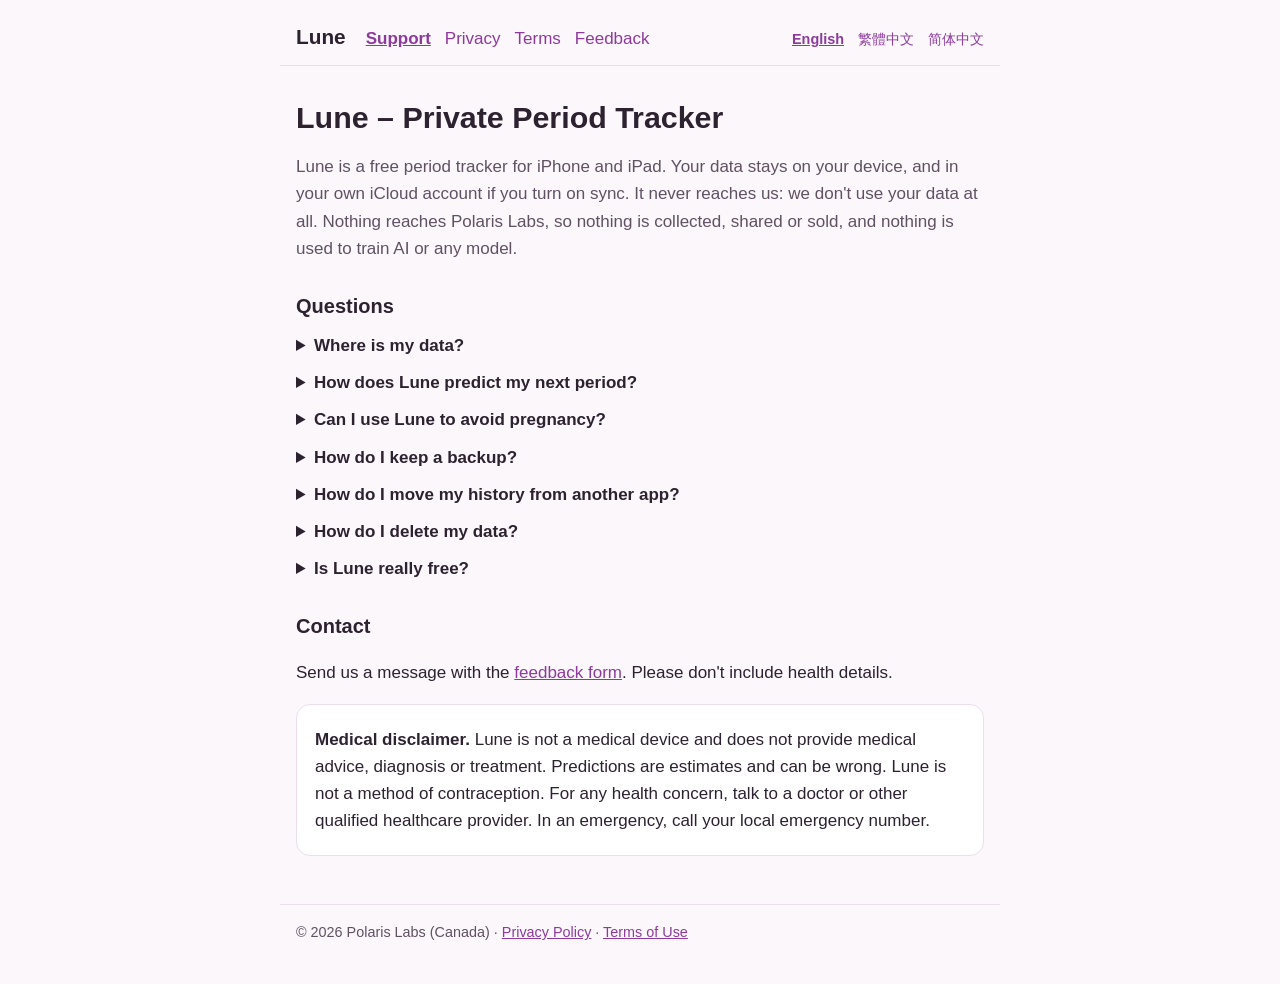
<file: index.html>
<!DOCTYPE html>
<html lang="en">
<head>
  <meta charset="utf-8" />
  <meta name="viewport" content="width=device-width, initial-scale=1" />
  <meta http-equiv="Content-Security-Policy" content="default-src 'none'; style-src 'self'; img-src 'self'; base-uri 'none'; form-action 'none'" />
  <meta name="referrer" content="no-referrer" />
  <meta name="description" content="Help for Lune, the private period tracker for iPhone and iPad by Polaris Labs." />
  <title>Lune – Support</title>
  <link rel="stylesheet" href="styles.css" />
</head>
<body>
  <header class="site-header">
    <a class="brand" href="./">Lune</a>
    <nav aria-label="Main">
      <a href="./" aria-current="page">Support</a>
      <a href="privacy/">Privacy</a>
      <a href="terms/">Terms</a>
      <a href="feedback/">Feedback</a>
    </nav>
    <nav class="languages" aria-label="Language">
      <a href="./" lang="en" hreflang="en" aria-current="true">English</a>
      <a href="zh-hant/" lang="zh-Hant" hreflang="zh-Hant">繁體中文</a>
      <a href="zh-hans/" lang="zh-Hans" hreflang="zh-Hans">简体中文</a>
    </nav>
  </header>
  <main>
    <h1>Lune – Private Period Tracker</h1>
    <p class="lead">Lune is a free period tracker for iPhone and iPad. Your data stays on your device, and in your own iCloud account if you turn on sync. It never reaches us: we don't use your data at all. Nothing reaches Polaris Labs, so nothing is collected, shared or sold, and nothing is used to train AI or any model.</p>

    <h2>Questions</h2>
    <details>
      <summary>Where is my data?</summary>
      <p>On your device. If you turn on iCloud sync, it's also in your own iCloud account, end-to-end encrypted so that only your devices can read it. Polaris Labs runs no servers and never receives your data. See the <a href="privacy/">Privacy Policy</a>.</p>
    </details>
    <details>
      <summary>How does Lune predict my next period?</summary>
      <p>Lune uses the median of your recent cycles and shows a likely range, not a single day, so a few very long cycles don't skew the estimate. In the app, open Settings → How predictions work.</p>
    </details>
    <details>
      <summary>Can I use Lune to avoid pregnancy?</summary>
      <p>No. Lune is not a method of contraception. Pregnancy is possible on any day of your cycle, and no day in Lune is a safe day. To prevent pregnancy, use a reliable method of contraception every time.</p>
    </details>
    <details>
      <summary>How do I keep a backup?</summary>
      <p>Turn on iCloud sync in Settings, or export a CSV file in Settings → Import &amp; export and keep it somewhere you trust. We can't recover your data for you: we never have a copy.</p>
    </details>
    <details>
      <summary>How do I move my history from another app?</summary>
      <p>Settings → Import &amp; export → Import a CSV file. You choose the date and flow columns and see what will be added before anything is saved. You can also import from Apple Health in Settings → Apple Health.</p>
    </details>
    <details>
      <summary>How do I delete my data?</summary>
      <p>Settings → Erase data. "This device" deletes everything Lune stores on this device; "Everywhere" also deletes your Lune data in iCloud and what Lune saved to Apple Health.</p>
    </details>
    <details>
      <summary>Is Lune really free?</summary>
      <p>Yes. No ads, no tracking, no subscriptions, and nothing is locked. If you'd like to support Lune, you can buy us a coffee in Settings. It doesn't unlock anything.</p>
    </details>

    <h2>Contact</h2>
    <p>Send us a message with the <a href="feedback/">feedback form</a>. Please don't include health details.</p>

    <div class="card">
      <p><strong>Medical disclaimer.</strong> Lune is not a medical device and does not provide medical advice, diagnosis or treatment. Predictions are estimates and can be wrong. Lune is not a method of contraception. For any health concern, talk to a doctor or other qualified healthcare provider. In an emergency, call your local emergency number.</p>
    </div>
  </main>
  <footer class="site-footer">© 2026 Polaris Labs (Canada) · <a href="privacy/">Privacy Policy</a> · <a href="terms/">Terms of Use</a></footer>
</body>
</html>
</file>
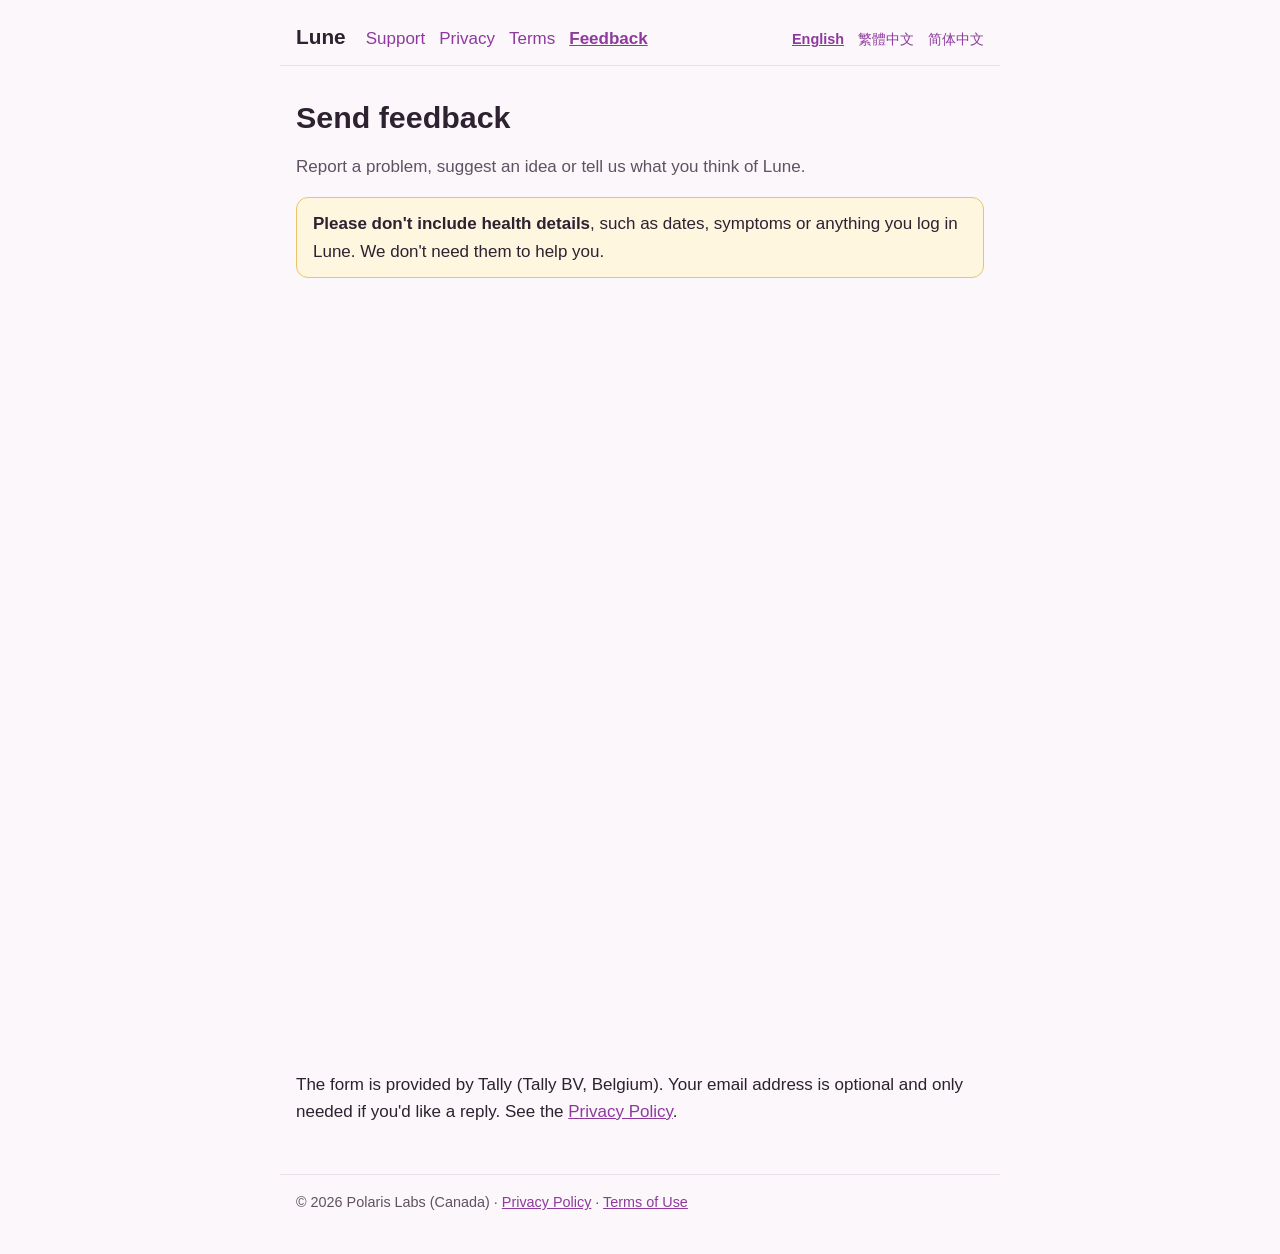
<file: feedback/index.html>
<!DOCTYPE html>
<html lang="en">
<head>
  <meta charset="utf-8" />
  <meta name="viewport" content="width=device-width, initial-scale=1" />
  <meta http-equiv="Content-Security-Policy" content="default-src 'none'; style-src 'self' 'unsafe-inline' https://tally.so; img-src 'self' https://tally.so data:; script-src 'self' https://tally.so; frame-src https://tally.so; connect-src https://tally.so; base-uri 'none'; form-action 'none'" />
  <meta name="referrer" content="no-referrer" />
  <meta name="description" content="Send feedback about Lune, the private period tracker by Polaris Labs." />
  <title>Lune – Feedback</title>
  <link rel="stylesheet" href="../styles.css" />
</head>
<body>
  <header class="site-header">
    <a class="brand" href="../">Lune</a>
    <nav aria-label="Main">
      <a href="../">Support</a>
      <a href="../privacy/">Privacy</a>
      <a href="../terms/">Terms</a>
      <a href="./" aria-current="page">Feedback</a>
    </nav>
    <nav class="languages" aria-label="Language">
      <a href="./" lang="en" hreflang="en" aria-current="true">English</a>
      <a href="../zh-hant/feedback/" lang="zh-Hant" hreflang="zh-Hant">繁體中文</a>
      <a href="../zh-hans/feedback/" lang="zh-Hans" hreflang="zh-Hans">简体中文</a>
    </nav>
  </header>
  <main>
    <h1>Send feedback</h1>
    <p class="lead">Report a problem, suggest an idea or tell us what you think of Lune.</p>
    <p class="no-health-details"><strong>Please don't include health details</strong>, such as dates, symptoms or anything you log in Lune. We don't need them to help you.</p>

    <div id="feedback-form" data-title="Lune feedback">
      <p class="form-pending">The feedback form isn't available yet. Please write to <a href="mailto:polarislabs.ca@gmail.com">polarislabs.ca@gmail.com</a>.</p>
    </div>

    <p>The form is provided by Tally (Tally BV, Belgium). Your email address is optional and only needed if you'd like a reply. See the <a href="../privacy/">Privacy Policy</a>.</p>
  </main>
  <footer class="site-footer">© 2026 Polaris Labs (Canada) · <a href="../privacy/">Privacy Policy</a> · <a href="../terms/">Terms of Use</a></footer>
  <script src="../feedback-form.js"></script>
</body>
</html>
</file>
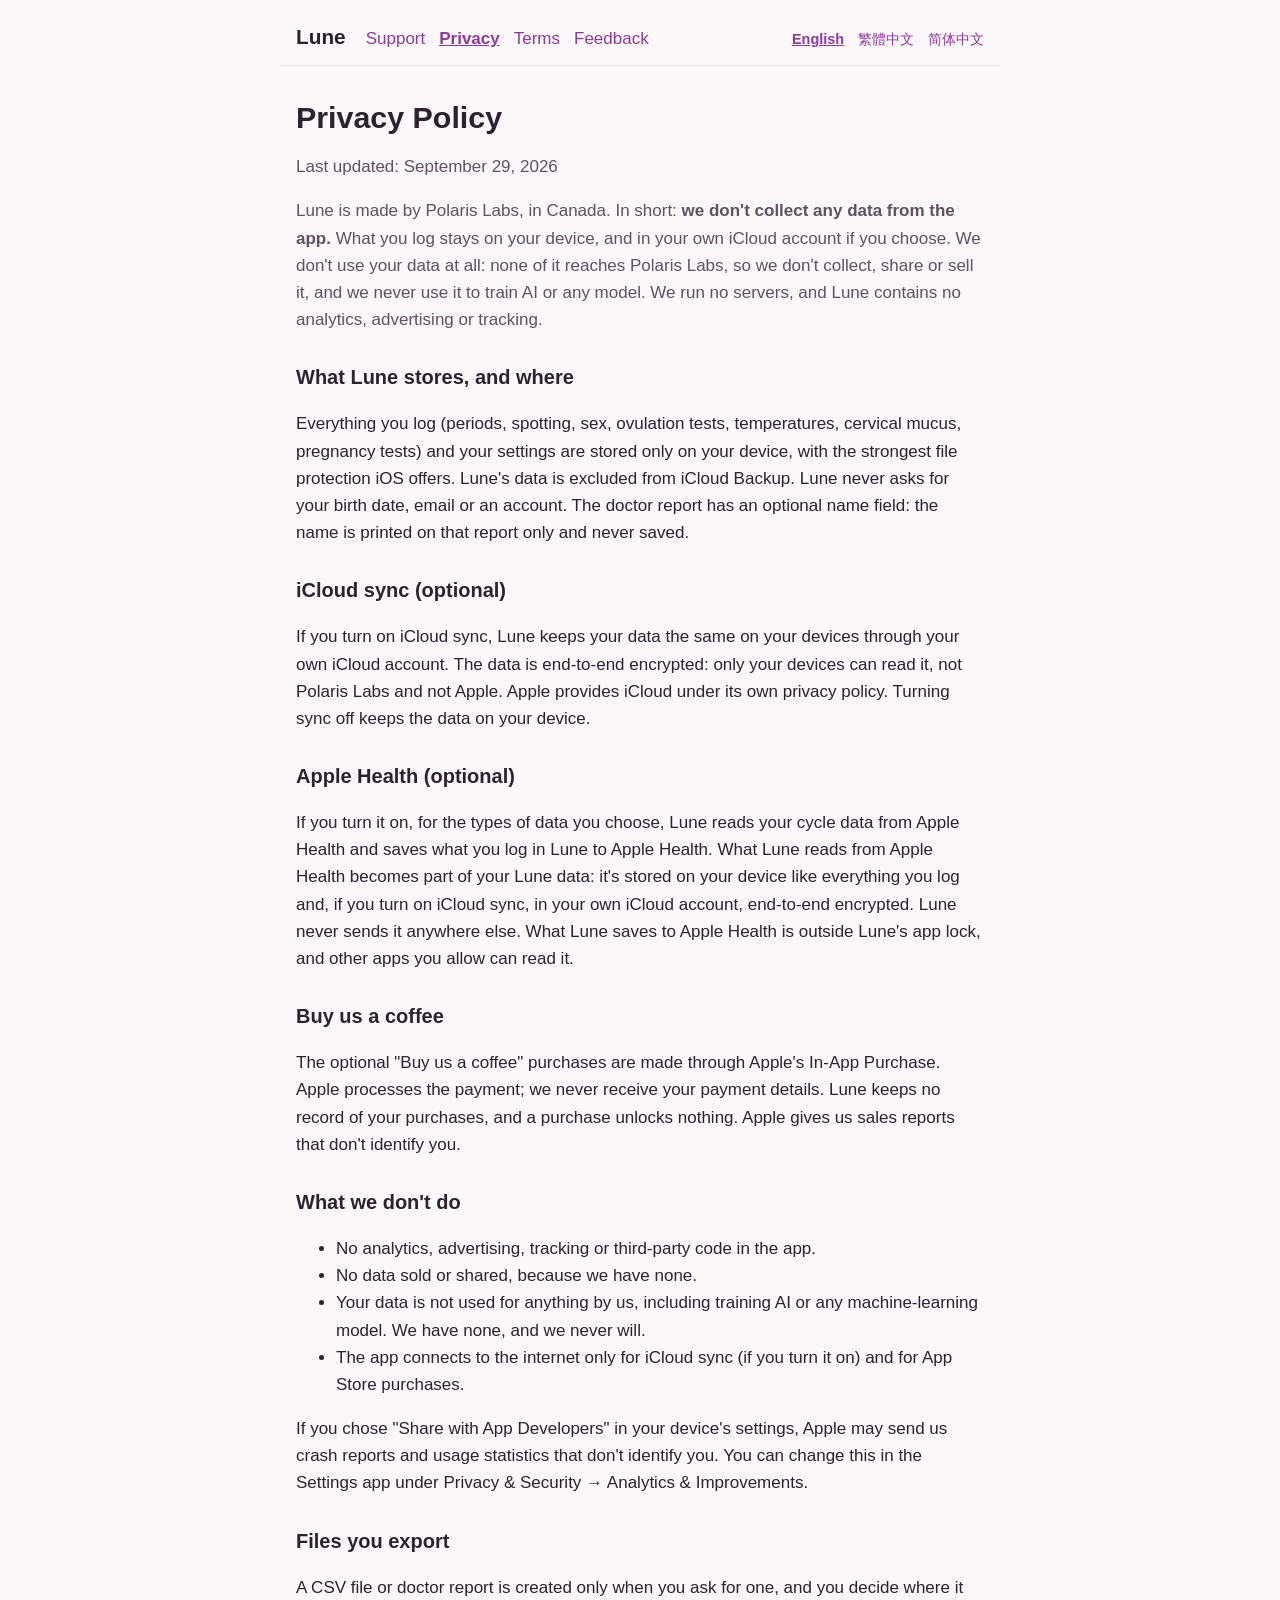
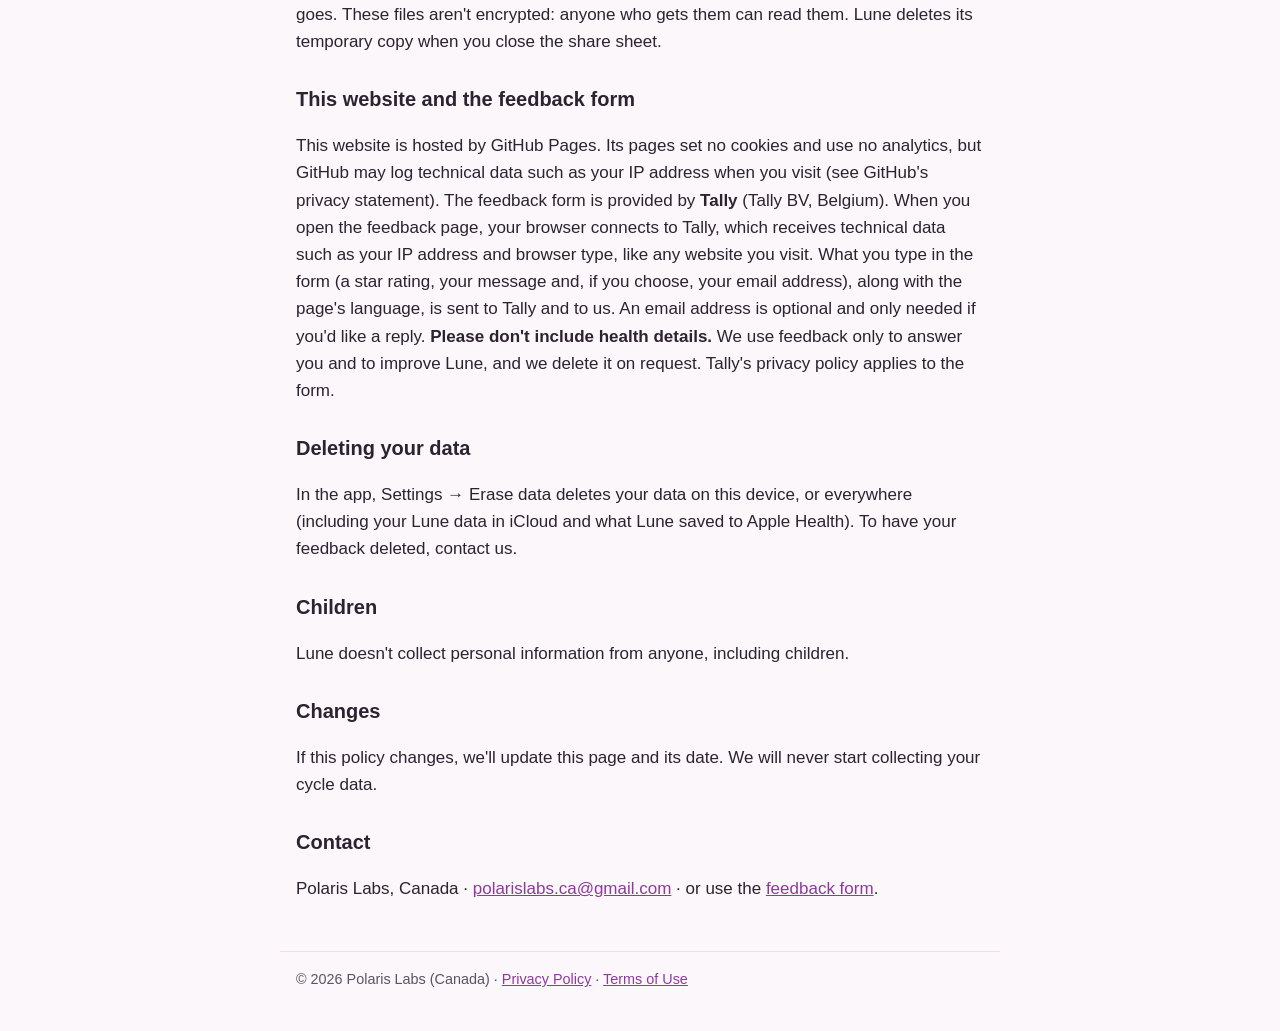
<file: privacy/index.html>
<!DOCTYPE html>
<html lang="en">
<head>
  <meta charset="utf-8" />
  <meta name="viewport" content="width=device-width, initial-scale=1" />
  <meta http-equiv="Content-Security-Policy" content="default-src 'none'; style-src 'self'; img-src 'self'; base-uri 'none'; form-action 'none'" />
  <meta name="referrer" content="no-referrer" />
  <meta name="description" content="Lune's privacy policy: Polaris Labs collects no data from the app." />
  <title>Lune – Privacy Policy</title>
  <link rel="stylesheet" href="../styles.css" />
</head>
<body>
  <header class="site-header">
    <a class="brand" href="../">Lune</a>
    <nav aria-label="Main">
      <a href="../">Support</a>
      <a href="./" aria-current="page">Privacy</a>
      <a href="../terms/">Terms</a>
      <a href="../feedback/">Feedback</a>
    </nav>
    <nav class="languages" aria-label="Language">
      <a href="./" lang="en" hreflang="en" aria-current="true">English</a>
      <a href="../zh-hant/privacy/" lang="zh-Hant" hreflang="zh-Hant">繁體中文</a>
      <a href="../zh-hans/privacy/" lang="zh-Hans" hreflang="zh-Hans">简体中文</a>
    </nav>
  </header>
  <main>
    <h1>Privacy Policy</h1>
    <p class="updated">Last updated: September 29, 2026</p>
    <p class="lead">Lune is made by Polaris Labs, in Canada. In short: <strong>we don't collect any data from the app.</strong> What you log stays on your device, and in your own iCloud account if you choose. We don't use your data at all: none of it reaches Polaris Labs, so we don't collect, share or sell it, and we never use it to train AI or any model. We run no servers, and Lune contains no analytics, advertising or tracking.</p>

    <h2>What Lune stores, and where</h2>
    <p>Everything you log (periods, spotting, sex, ovulation tests, temperatures, cervical mucus, pregnancy tests) and your settings are stored only on your device, with the strongest file protection iOS offers. Lune's data is excluded from iCloud Backup. Lune never asks for your birth date, email or an account. The doctor report has an optional name field: the name is printed on that report only and never saved.</p>

    <h2>iCloud sync (optional)</h2>
    <p>If you turn on iCloud sync, Lune keeps your data the same on your devices through your own iCloud account. The data is end-to-end encrypted: only your devices can read it, not Polaris Labs and not Apple. Apple provides iCloud under its own privacy policy. Turning sync off keeps the data on your device.</p>

    <h2>Apple Health (optional)</h2>
    <p>If you turn it on, for the types of data you choose, Lune reads your cycle data from Apple Health and saves what you log in Lune to Apple Health. What Lune reads from Apple Health becomes part of your Lune data: it's stored on your device like everything you log and, if you turn on iCloud sync, in your own iCloud account, end-to-end encrypted. Lune never sends it anywhere else. What Lune saves to Apple Health is outside Lune's app lock, and other apps you allow can read it.</p>

    <h2>Buy us a coffee</h2>
    <p>The optional "Buy us a coffee" purchases are made through Apple's In-App Purchase. Apple processes the payment; we never receive your payment details. Lune keeps no record of your purchases, and a purchase unlocks nothing. Apple gives us sales reports that don't identify you.</p>

    <h2>What we don't do</h2>
    <ul>
      <li>No analytics, advertising, tracking or third-party code in the app.</li>
      <li>No data sold or shared, because we have none.</li>
      <li>Your data is not used for anything by us, including training AI or any machine-learning model. We have none, and we never will.</li>
      <li>The app connects to the internet only for iCloud sync (if you turn it on) and for App Store purchases.</li>
    </ul>
    <p>If you chose "Share with App Developers" in your device's settings, Apple may send us crash reports and usage statistics that don't identify you. You can change this in the Settings app under Privacy &amp; Security → Analytics &amp; Improvements.</p>

    <h2>Files you export</h2>
    <p>A CSV file or doctor report is created only when you ask for one, and you decide where it goes. These files aren't encrypted: anyone who gets them can read them. Lune deletes its temporary copy when you close the share sheet.</p>

    <h2>This website and the feedback form</h2>
    <p>This website is hosted by GitHub Pages. Its pages set no cookies and use no analytics, but GitHub may log technical data such as your IP address when you visit (see GitHub's privacy statement). The feedback form is provided by <strong>Tally</strong> (Tally BV, Belgium). When you open the feedback page, your browser connects to Tally, which receives technical data such as your IP address and browser type, like any website you visit. What you type in the form (a star rating, your message and, if you choose, your email address), along with the page's language, is sent to Tally and to us. An email address is optional and only needed if you'd like a reply. <strong>Please don't include health details.</strong> We use feedback only to answer you and to improve Lune, and we delete it on request. Tally's privacy policy applies to the form.</p>

    <h2>Deleting your data</h2>
    <p>In the app, Settings → Erase data deletes your data on this device, or everywhere (including your Lune data in iCloud and what Lune saved to Apple Health). To have your feedback deleted, contact us.</p>

    <h2>Children</h2>
    <p>Lune doesn't collect personal information from anyone, including children.</p>

    <h2>Changes</h2>
    <p>If this policy changes, we'll update this page and its date. We will never start collecting your cycle data.</p>

    <h2>Contact</h2>
    <p>Polaris Labs, Canada · <a href="mailto:polarislabs.ca@gmail.com">polarislabs.ca@gmail.com</a> · or use the <a href="../feedback/">feedback form</a>.</p>
  </main>
  <footer class="site-footer">© 2026 Polaris Labs (Canada) · <a href="./">Privacy Policy</a> · <a href="../terms/">Terms of Use</a></footer>
</body>
</html>
</file>
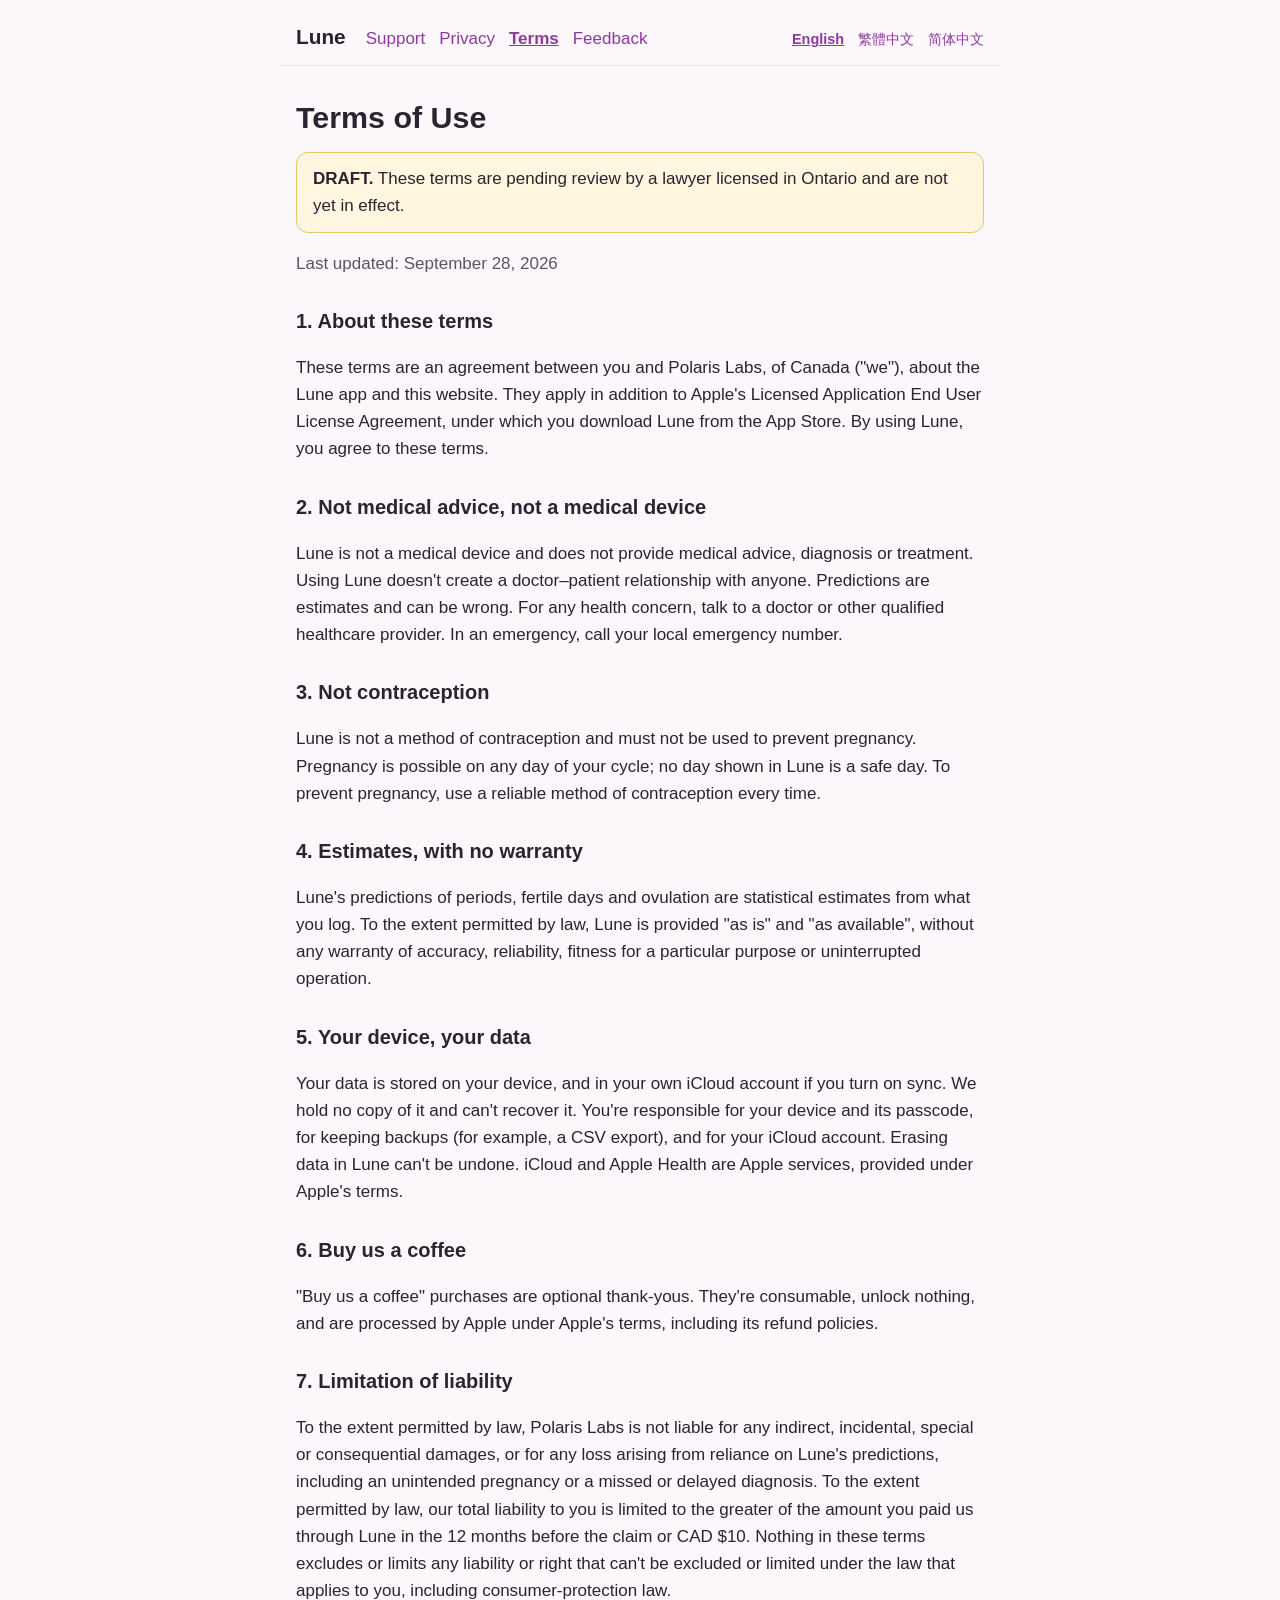
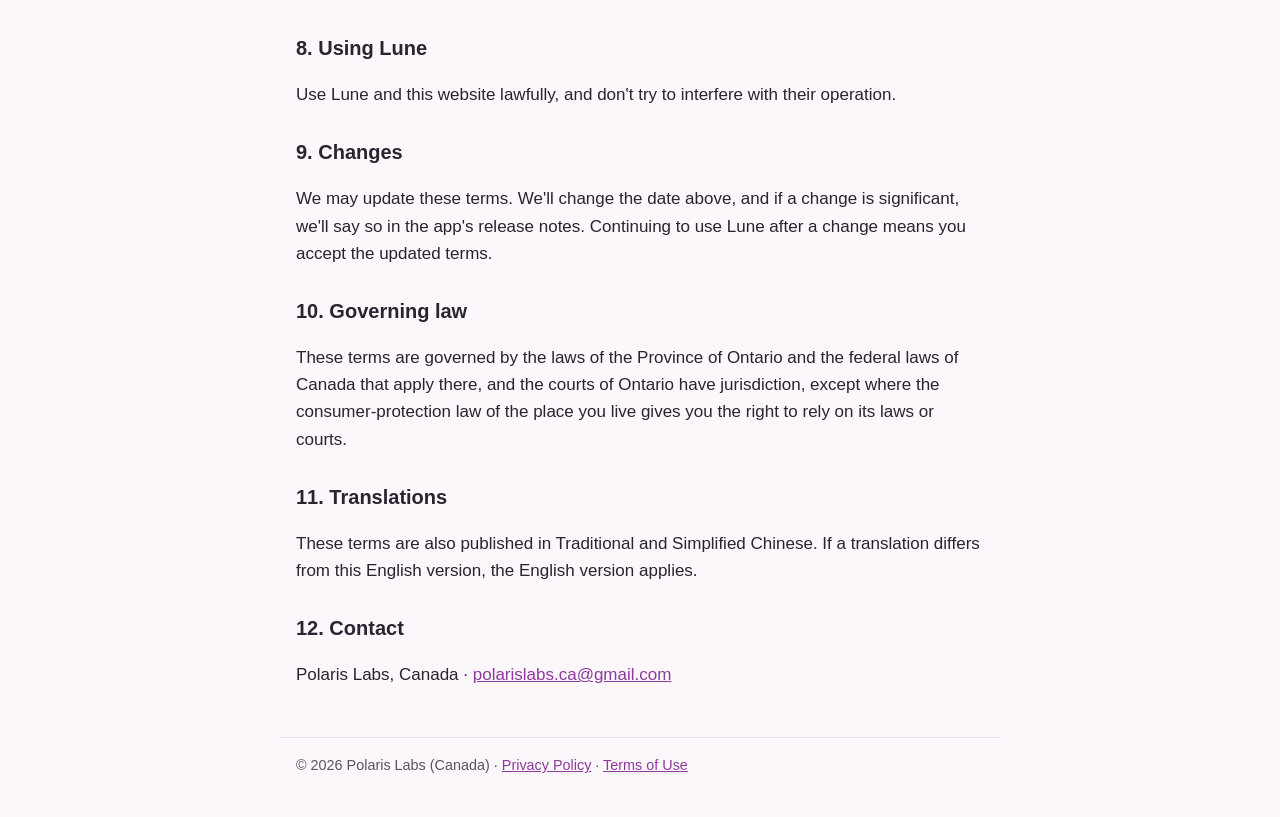
<file: terms/index.html>
<!DOCTYPE html>
<html lang="en">
<head>
  <meta charset="utf-8" />
  <meta name="viewport" content="width=device-width, initial-scale=1" />
  <meta http-equiv="Content-Security-Policy" content="default-src 'none'; style-src 'self'; img-src 'self'; base-uri 'none'; form-action 'none'" />
  <meta name="referrer" content="no-referrer" />
  <meta name="description" content="Terms of Use for Lune, the private period tracker by Polaris Labs." />
  <title>Lune – Terms of Use</title>
  <link rel="stylesheet" href="../styles.css" />
</head>
<body>
  <header class="site-header">
    <a class="brand" href="../">Lune</a>
    <nav aria-label="Main">
      <a href="../">Support</a>
      <a href="../privacy/">Privacy</a>
      <a href="./" aria-current="page">Terms</a>
      <a href="../feedback/">Feedback</a>
    </nav>
    <nav class="languages" aria-label="Language">
      <a href="./" lang="en" hreflang="en" aria-current="true">English</a>
      <a href="../zh-hant/terms/" lang="zh-Hant" hreflang="zh-Hant">繁體中文</a>
      <a href="../zh-hans/terms/" lang="zh-Hans" hreflang="zh-Hans">简体中文</a>
    </nav>
  </header>
  <main>
    <h1>Terms of Use</h1>
    <p class="draft-notice"><strong>DRAFT.</strong> These terms are pending review by a lawyer licensed in Ontario and are not yet in effect.</p>
    <p class="updated">Last updated: September 28, 2026</p>

    <h2>1. About these terms</h2>
    <p>These terms are an agreement between you and Polaris Labs, of Canada ("we"), about the Lune app and this website. They apply in addition to Apple's Licensed Application End User License Agreement, under which you download Lune from the App Store. By using Lune, you agree to these terms.</p>

    <h2>2. Not medical advice, not a medical device</h2>
    <p>Lune is not a medical device and does not provide medical advice, diagnosis or treatment. Using Lune doesn't create a doctor–patient relationship with anyone. Predictions are estimates and can be wrong. For any health concern, talk to a doctor or other qualified healthcare provider. In an emergency, call your local emergency number.</p>

    <h2>3. Not contraception</h2>
    <p>Lune is not a method of contraception and must not be used to prevent pregnancy. Pregnancy is possible on any day of your cycle; no day shown in Lune is a safe day. To prevent pregnancy, use a reliable method of contraception every time.</p>

    <h2>4. Estimates, with no warranty</h2>
    <p>Lune's predictions of periods, fertile days and ovulation are statistical estimates from what you log. To the extent permitted by law, Lune is provided "as is" and "as available", without any warranty of accuracy, reliability, fitness for a particular purpose or uninterrupted operation.</p>

    <h2>5. Your device, your data</h2>
    <p>Your data is stored on your device, and in your own iCloud account if you turn on sync. We hold no copy of it and can't recover it. You're responsible for your device and its passcode, for keeping backups (for example, a CSV export), and for your iCloud account. Erasing data in Lune can't be undone. iCloud and Apple Health are Apple services, provided under Apple's terms.</p>

    <h2>6. Buy us a coffee</h2>
    <p>"Buy us a coffee" purchases are optional thank-yous. They're consumable, unlock nothing, and are processed by Apple under Apple's terms, including its refund policies.</p>

    <h2>7. Limitation of liability</h2>
    <p>To the extent permitted by law, Polaris Labs is not liable for any indirect, incidental, special or consequential damages, or for any loss arising from reliance on Lune's predictions, including an unintended pregnancy or a missed or delayed diagnosis. To the extent permitted by law, our total liability to you is limited to the greater of the amount you paid us through Lune in the 12 months before the claim or CAD $10. Nothing in these terms excludes or limits any liability or right that can't be excluded or limited under the law that applies to you, including consumer-protection law.</p>

    <h2>8. Using Lune</h2>
    <p>Use Lune and this website lawfully, and don't try to interfere with their operation.</p>

    <h2>9. Changes</h2>
    <p>We may update these terms. We'll change the date above, and if a change is significant, we'll say so in the app's release notes. Continuing to use Lune after a change means you accept the updated terms.</p>

    <h2>10. Governing law</h2>
    <p>These terms are governed by the laws of the Province of Ontario and the federal laws of Canada that apply there, and the courts of Ontario have jurisdiction, except where the consumer-protection law of the place you live gives you the right to rely on its laws or courts.</p>

    <h2>11. Translations</h2>
    <p>These terms are also published in Traditional and Simplified Chinese. If a translation differs from this English version, the English version applies.</p>

    <h2>12. Contact</h2>
    <p>Polaris Labs, Canada · <a href="mailto:polarislabs.ca@gmail.com">polarislabs.ca@gmail.com</a></p>
  </main>
  <footer class="site-footer">© 2026 Polaris Labs (Canada) · <a href="../privacy/">Privacy Policy</a> · <a href="./">Terms of Use</a></footer>
</body>
</html>
</file>
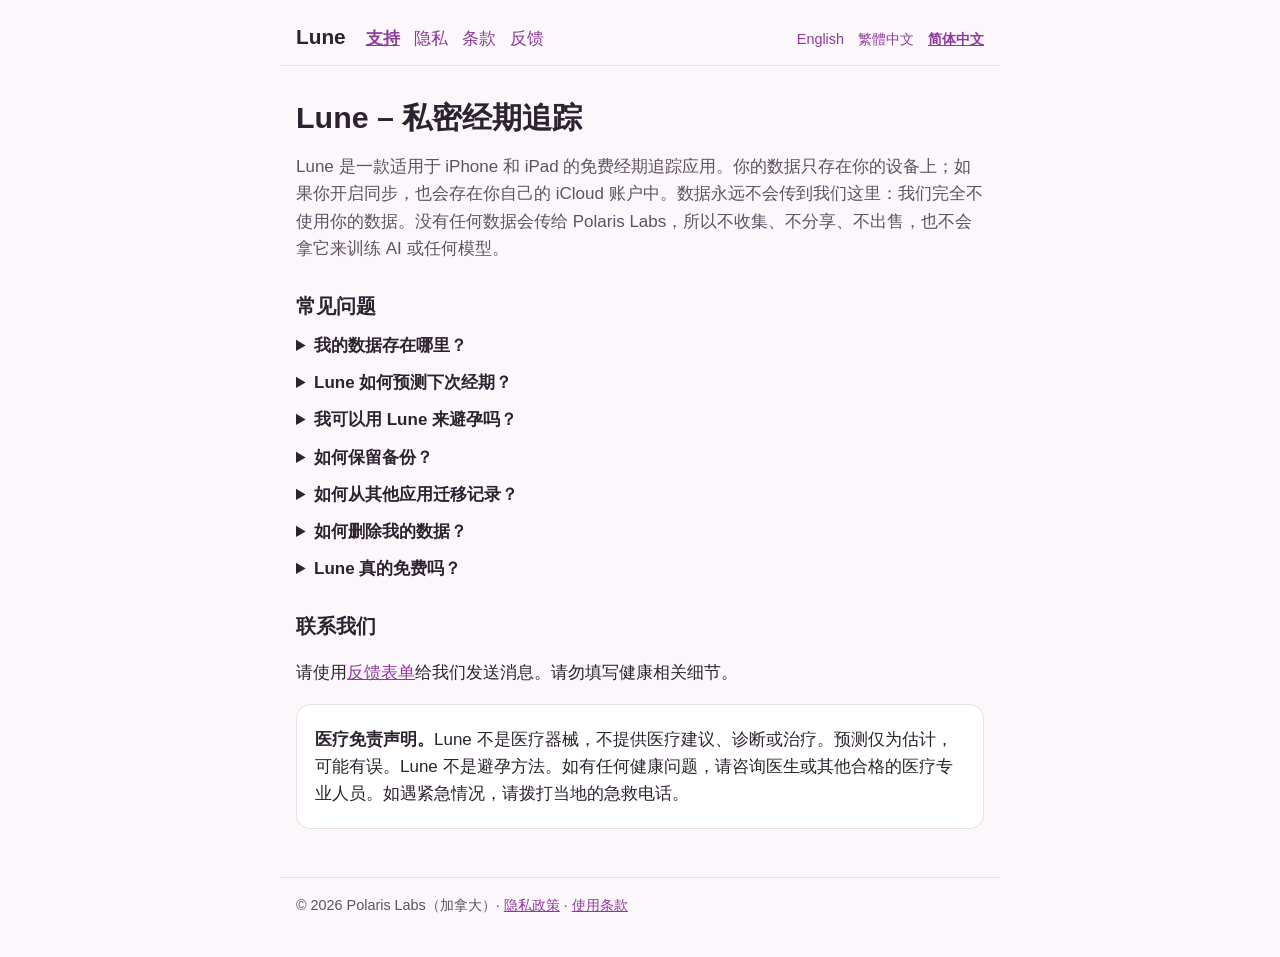
<file: zh-hans/index.html>
<!DOCTYPE html>
<html lang="zh-Hans">
<head>
  <meta charset="utf-8" />
  <meta name="viewport" content="width=device-width, initial-scale=1" />
  <meta http-equiv="Content-Security-Policy" content="default-src 'none'; style-src 'self'; img-src 'self'; base-uri 'none'; form-action 'none'" />
  <meta name="referrer" content="no-referrer" />
  <meta name="description" content="Lune 帮助：Polaris Labs 推出的 iPhone 和 iPad 私密经期记录应用。" />
  <title>Lune – 支持</title>
  <link rel="stylesheet" href="../styles.css" />
</head>
<body>
  <header class="site-header">
    <a class="brand" href="./">Lune</a>
    <nav aria-label="主要">
      <a href="./" aria-current="page">支持</a>
      <a href="privacy/">隐私</a>
      <a href="terms/">条款</a>
      <a href="feedback/">反馈</a>
    </nav>
    <nav class="languages" aria-label="语言">
      <a href="../" lang="en" hreflang="en">English</a>
      <a href="../zh-hant/" lang="zh-Hant" hreflang="zh-Hant">繁體中文</a>
      <a href="./" lang="zh-Hans" hreflang="zh-Hans" aria-current="true">简体中文</a>
    </nav>
  </header>
  <main>
    <h1>Lune – 私密经期追踪</h1>
    <p class="lead">Lune 是一款适用于 iPhone 和 iPad 的免费经期追踪应用。你的数据只存在你的设备上；如果你开启同步，也会存在你自己的 iCloud 账户中。数据永远不会传到我们这里：我们完全不使用你的数据。没有任何数据会传给 Polaris Labs，所以不收集、不分享、不出售，也不会拿它来训练 AI 或任何模型。</p>

    <h2>常见问题</h2>
    <details>
      <summary>我的数据存在哪里？</summary>
      <p>存在你的设备上。如果你开启 iCloud 同步，数据也会存在你自己的 iCloud 账户中，并采用端到端加密，只有你的设备能读取。Polaris Labs 没有任何服务器，也从不接收你的数据。请参阅<a href="privacy/">隐私政策</a>。</p>
    </details>
    <details>
      <summary>Lune 如何预测下次经期？</summary>
      <p>Lune 采用你最近几个周期的中位数，并显示可能的范围，而不是单独某一天，所以少数特别长的周期不会让估计失准。在应用中，前往“设置”→“预测是如何得出的”。</p>
    </details>
    <details>
      <summary>我可以用 Lune 来避孕吗？</summary>
      <p>不可以。Lune 不是避孕方法。在周期中的任何一天都可能怀孕，Lune 中没有任何一天是可以放心不避孕的日子。如需避免怀孕，每次都请使用可靠的避孕方法。</p>
    </details>
    <details>
      <summary>如何保留备份？</summary>
      <p>在“设置”中开启 iCloud 同步，或在“设置”→“导入与导出”中导出 CSV 文件，并存放在你信任的地方。我们无法替你恢复数据，因为我们从来没有任何副本。</p>
    </details>
    <details>
      <summary>如何从其他应用迁移记录？</summary>
      <p>“设置”→“导入与导出”→“导入 CSV 文件”。由你选择日期和经血量列，并在保存前先看到将要添加的内容。你也可以在“设置”→“Apple 健康”中从 Apple 健康导入。</p>
    </details>
    <details>
      <summary>如何删除我的数据？</summary>
      <p>“设置”→“清除数据”。“此设备”会删除 Lune 在此设备上存储的所有数据；“所有位置”还会删除你在 iCloud 中的 Lune 数据，以及 Lune 保存到 Apple 健康的数据。</p>
    </details>
    <details>
      <summary>Lune 真的免费吗？</summary>
      <p>是的。没有广告、没有跟踪、没有订阅，也没有任何功能被锁定。如果你想支持 Lune，可以在“设置”中请我们喝杯咖啡，这不会解锁任何功能。</p>
    </details>

    <h2>联系我们</h2>
    <p>请使用<a href="feedback/">反馈表单</a>给我们发送消息。请勿填写健康相关细节。</p>

    <div class="card">
      <p><strong>医疗免责声明。</strong>Lune 不是医疗器械，不提供医疗建议、诊断或治疗。预测仅为估计，可能有误。Lune 不是避孕方法。如有任何健康问题，请咨询医生或其他合格的医疗专业人员。如遇紧急情况，请拨打当地的急救电话。</p>
    </div>
  </main>
  <footer class="site-footer">© 2026 Polaris Labs（加拿大）· <a href="privacy/">隐私政策</a> · <a href="terms/">使用条款</a></footer>
</body>
</html>
</file>
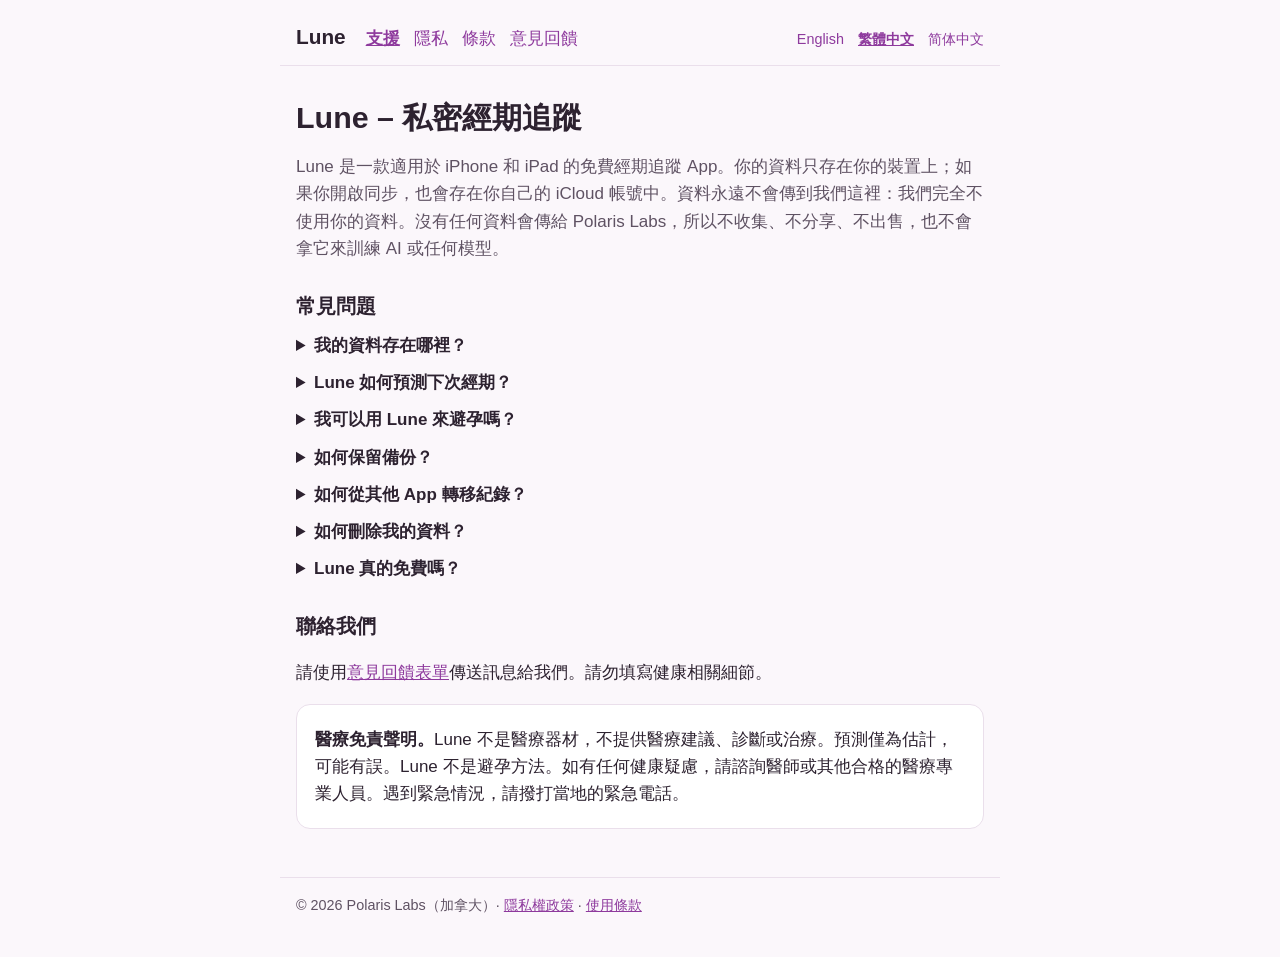
<file: zh-hant/index.html>
<!DOCTYPE html>
<html lang="zh-Hant">
<head>
  <meta charset="utf-8" />
  <meta name="viewport" content="width=device-width, initial-scale=1" />
  <meta http-equiv="Content-Security-Policy" content="default-src 'none'; style-src 'self'; img-src 'self'; base-uri 'none'; form-action 'none'" />
  <meta name="referrer" content="no-referrer" />
  <meta name="description" content="Lune 說明：Polaris Labs 推出的 iPhone 與 iPad 私密經期追蹤 App。" />
  <title>Lune – 支援</title>
  <link rel="stylesheet" href="../styles.css" />
</head>
<body>
  <header class="site-header">
    <a class="brand" href="./">Lune</a>
    <nav aria-label="主要">
      <a href="./" aria-current="page">支援</a>
      <a href="privacy/">隱私</a>
      <a href="terms/">條款</a>
      <a href="feedback/">意見回饋</a>
    </nav>
    <nav class="languages" aria-label="語言">
      <a href="../" lang="en" hreflang="en">English</a>
      <a href="./" lang="zh-Hant" hreflang="zh-Hant" aria-current="true">繁體中文</a>
      <a href="../zh-hans/" lang="zh-Hans" hreflang="zh-Hans">简体中文</a>
    </nav>
  </header>
  <main>
    <h1>Lune – 私密經期追蹤</h1>
    <p class="lead">Lune 是一款適用於 iPhone 和 iPad 的免費經期追蹤 App。你的資料只存在你的裝置上；如果你開啟同步，也會存在你自己的 iCloud 帳號中。資料永遠不會傳到我們這裡：我們完全不使用你的資料。沒有任何資料會傳給 Polaris Labs，所以不收集、不分享、不出售，也不會拿它來訓練 AI 或任何模型。</p>

    <h2>常見問題</h2>
    <details>
      <summary>我的資料存在哪裡？</summary>
      <p>存在你的裝置上。如果你開啟 iCloud 同步，資料也會存在你自己的 iCloud 帳號中，並採用端對端加密，只有你的裝置能讀取。Polaris Labs 沒有任何伺服器，也從不接收你的資料。請參閱<a href="privacy/">隱私權政策</a>。</p>
    </details>
    <details>
      <summary>Lune 如何預測下次經期？</summary>
      <p>Lune 採用你最近幾個週期的中位數，並顯示可能的範圍，而不是單獨一天，所以少數特別長的週期不會讓估計失準。在 App 中，前往「設定」→「預測的運作方式」。</p>
    </details>
    <details>
      <summary>我可以用 Lune 來避孕嗎？</summary>
      <p>不行。Lune 不是避孕方法。在週期中的任何一天都可能懷孕，Lune 中沒有任何一天是可以放心不避孕的日子。若要避免懷孕，每次都請使用可靠的避孕方法。</p>
    </details>
    <details>
      <summary>如何保留備份？</summary>
      <p>在「設定」中開啟 iCloud 同步，或在「設定」→「匯入與匯出」中匯出 CSV 檔案，並存放在你信任的地方。我們無法替你復原資料，因為我們從來沒有任何副本。</p>
    </details>
    <details>
      <summary>如何從其他 App 轉移紀錄？</summary>
      <p>「設定」→「匯入與匯出」→「匯入 CSV 檔案」。由你選擇日期和經血量欄位，並在儲存前先看到將新增的內容。你也可以在「設定」→「Apple 健康」中從 Apple 健康匯入。</p>
    </details>
    <details>
      <summary>如何刪除我的資料？</summary>
      <p>「設定」→「清除資料」。「此裝置」會刪除 Lune 在此裝置上儲存的所有資料；「所有位置」還會刪除你在 iCloud 中的 Lune 資料，以及 Lune 儲存到 Apple 健康的資料。</p>
    </details>
    <details>
      <summary>Lune 真的免費嗎？</summary>
      <p>是的。沒有廣告、沒有追蹤、沒有訂閱，也沒有任何功能被鎖住。如果你想支持 Lune，可以在「設定」中請我們喝杯咖啡，這不會解鎖任何功能。</p>
    </details>

    <h2>聯絡我們</h2>
    <p>請使用<a href="feedback/">意見回饋表單</a>傳送訊息給我們。請勿填寫健康相關細節。</p>

    <div class="card">
      <p><strong>醫療免責聲明。</strong>Lune 不是醫療器材，不提供醫療建議、診斷或治療。預測僅為估計，可能有誤。Lune 不是避孕方法。如有任何健康疑慮，請諮詢醫師或其他合格的醫療專業人員。遇到緊急情況，請撥打當地的緊急電話。</p>
    </div>
  </main>
  <footer class="site-footer">© 2026 Polaris Labs（加拿大）· <a href="privacy/">隱私權政策</a> · <a href="terms/">使用條款</a></footer>
</body>
</html>
</file>
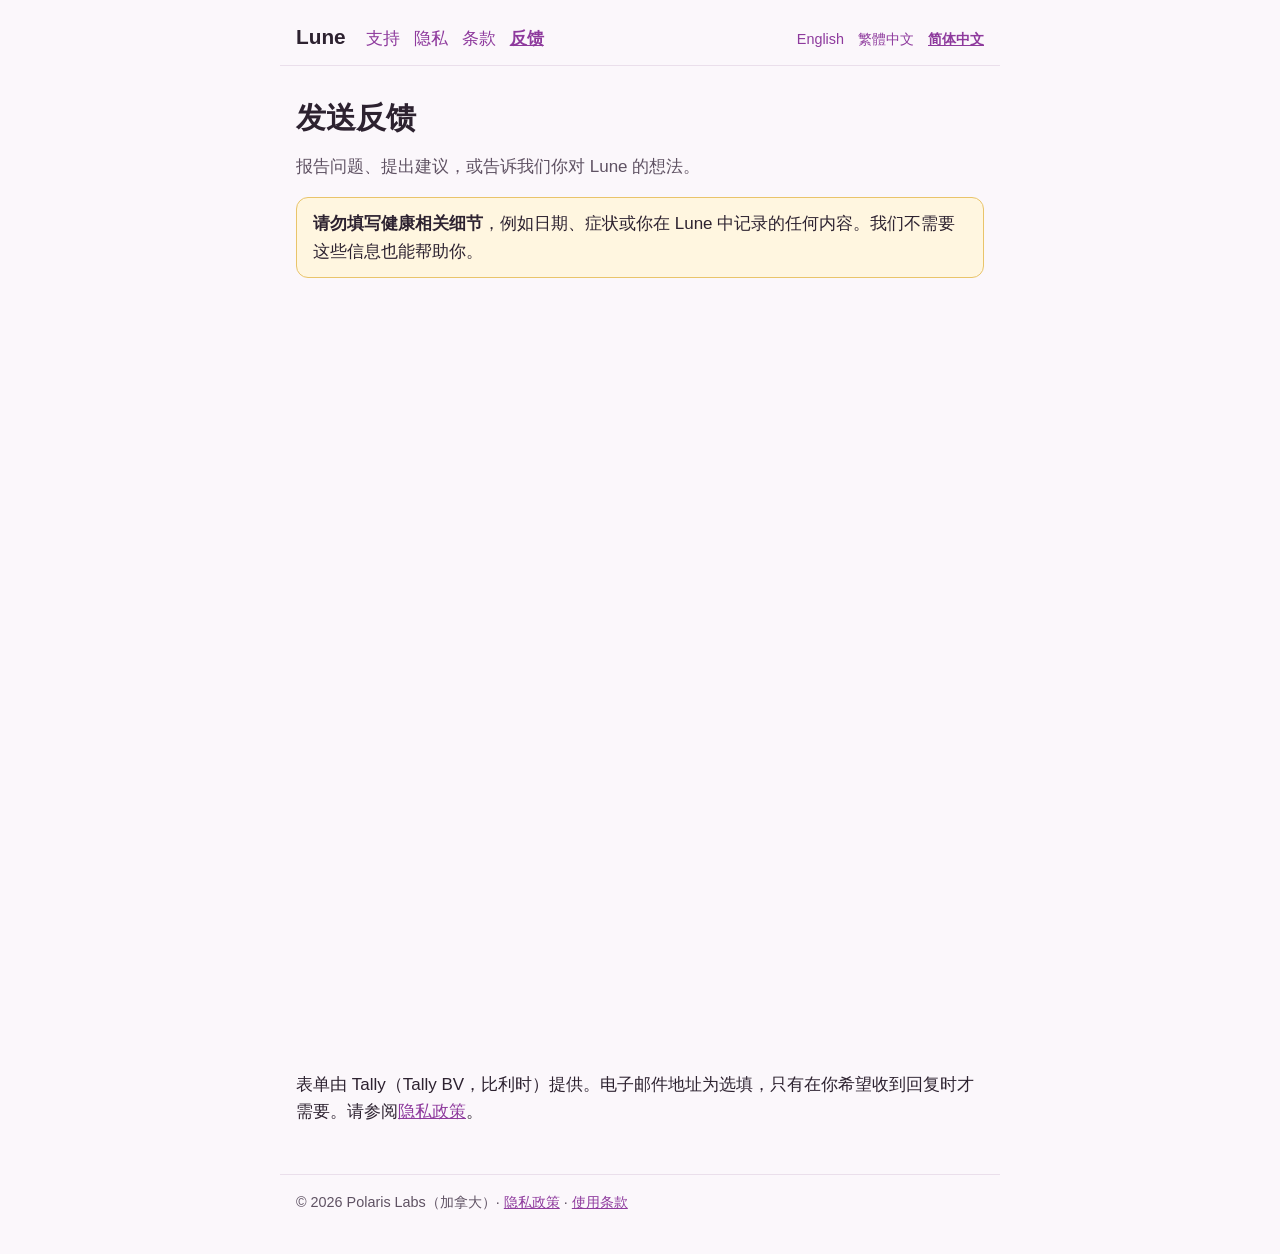
<file: zh-hans/feedback/index.html>
<!DOCTYPE html>
<html lang="zh-Hans">
<head>
  <meta charset="utf-8" />
  <meta name="viewport" content="width=device-width, initial-scale=1" />
  <meta http-equiv="Content-Security-Policy" content="default-src 'none'; style-src 'self' 'unsafe-inline' https://tally.so; img-src 'self' https://tally.so data:; script-src 'self' https://tally.so; frame-src https://tally.so; connect-src https://tally.so; base-uri 'none'; form-action 'none'" />
  <meta name="referrer" content="no-referrer" />
  <meta name="description" content="发送关于 Lune 的反馈。" />
  <title>Lune – 反馈</title>
  <link rel="stylesheet" href="../../styles.css" />
</head>
<body>
  <header class="site-header">
    <a class="brand" href="../">Lune</a>
    <nav aria-label="主要">
      <a href="../">支持</a>
      <a href="../privacy/">隐私</a>
      <a href="../terms/">条款</a>
      <a href="./" aria-current="page">反馈</a>
    </nav>
    <nav class="languages" aria-label="语言">
      <a href="../../feedback/" lang="en" hreflang="en">English</a>
      <a href="../../zh-hant/feedback/" lang="zh-Hant" hreflang="zh-Hant">繁體中文</a>
      <a href="./" lang="zh-Hans" hreflang="zh-Hans" aria-current="true">简体中文</a>
    </nav>
  </header>
  <main>
    <h1>发送反馈</h1>
    <p class="lead">报告问题、提出建议，或告诉我们你对 Lune 的想法。</p>
    <p class="no-health-details"><strong>请勿填写健康相关细节</strong>，例如日期、症状或你在 Lune 中记录的任何内容。我们不需要这些信息也能帮助你。</p>

    <div id="feedback-form" data-title="Lune 反馈">
      <p class="form-pending">反馈表单尚未开放。请发送邮件至 <a href="mailto:polarislabs.ca@gmail.com">polarislabs.ca@gmail.com</a>。</p>
    </div>

    <p>表单由 Tally（Tally BV，比利时）提供。电子邮件地址为选填，只有在你希望收到回复时才需要。请参阅<a href="../privacy/">隐私政策</a>。</p>
  </main>
  <footer class="site-footer">© 2026 Polaris Labs（加拿大）· <a href="../privacy/">隐私政策</a> · <a href="../terms/">使用条款</a></footer>
  <script src="../../feedback-form.js"></script>
</body>
</html>
</file>
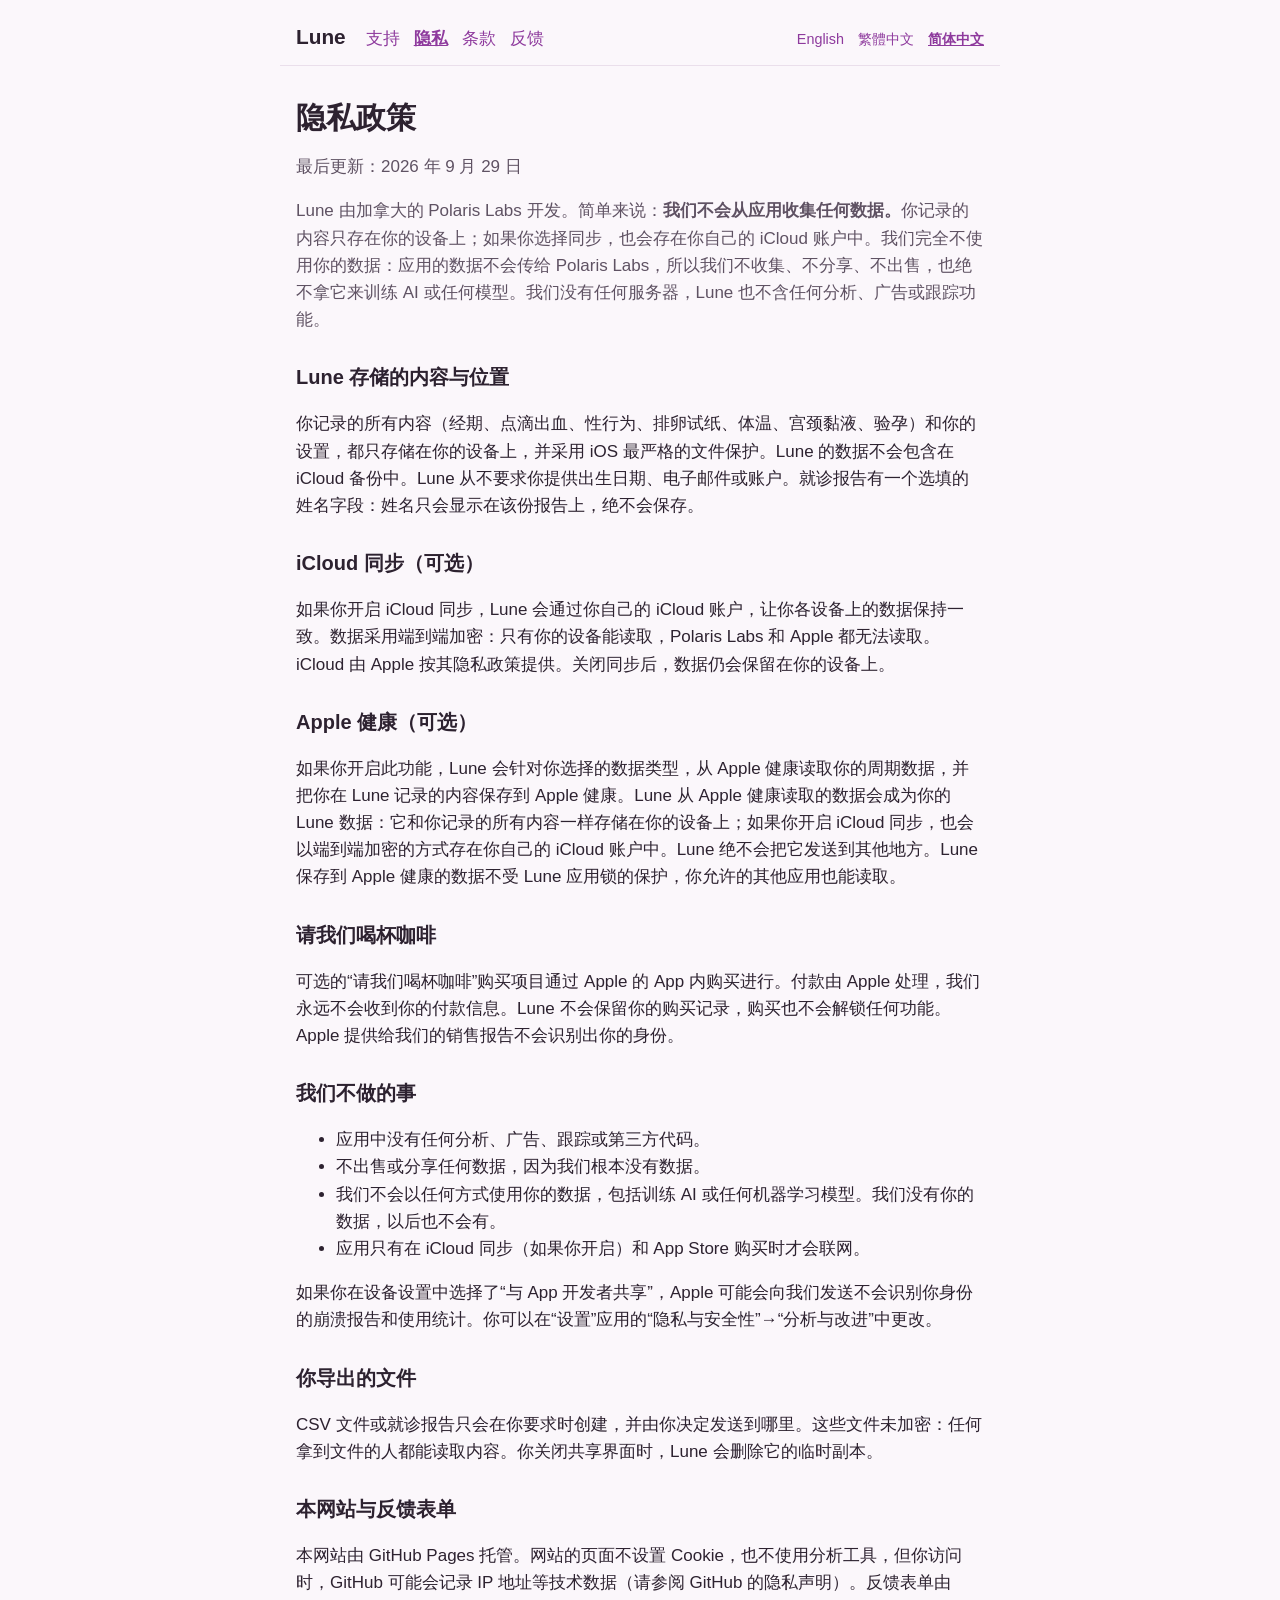
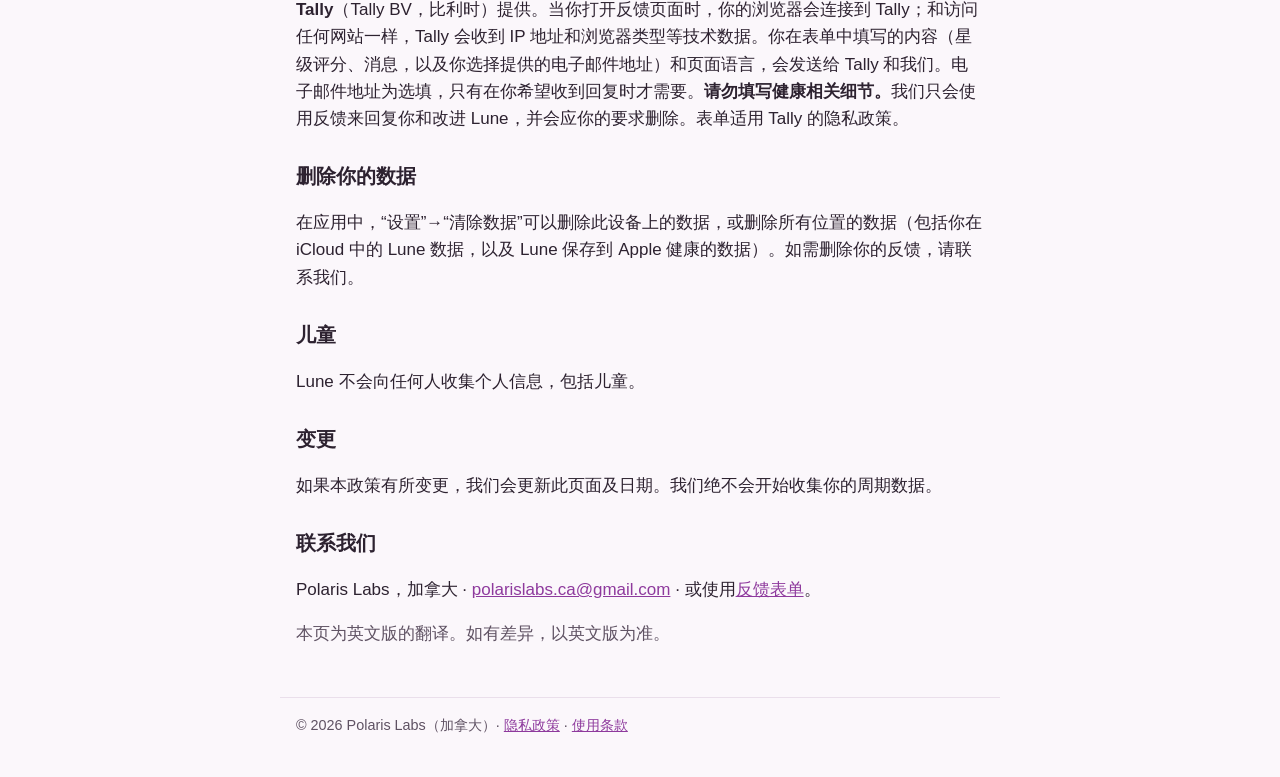
<file: zh-hans/privacy/index.html>
<!DOCTYPE html>
<html lang="zh-Hans">
<head>
  <meta charset="utf-8" />
  <meta name="viewport" content="width=device-width, initial-scale=1" />
  <meta http-equiv="Content-Security-Policy" content="default-src 'none'; style-src 'self'; img-src 'self'; base-uri 'none'; form-action 'none'" />
  <meta name="referrer" content="no-referrer" />
  <meta name="description" content="Lune 隐私政策：Polaris Labs 不会从应用收集任何数据。" />
  <title>Lune – 隐私政策</title>
  <link rel="stylesheet" href="../../styles.css" />
</head>
<body>
  <header class="site-header">
    <a class="brand" href="../">Lune</a>
    <nav aria-label="主要">
      <a href="../">支持</a>
      <a href="./" aria-current="page">隐私</a>
      <a href="../terms/">条款</a>
      <a href="../feedback/">反馈</a>
    </nav>
    <nav class="languages" aria-label="语言">
      <a href="../../privacy/" lang="en" hreflang="en">English</a>
      <a href="../../zh-hant/privacy/" lang="zh-Hant" hreflang="zh-Hant">繁體中文</a>
      <a href="./" lang="zh-Hans" hreflang="zh-Hans" aria-current="true">简体中文</a>
    </nav>
  </header>
  <main>
    <h1>隐私政策</h1>
    <p class="updated">最后更新：2026 年 9 月 29 日</p>
    <p class="lead">Lune 由加拿大的 Polaris Labs 开发。简单来说：<strong>我们不会从应用收集任何数据。</strong>你记录的内容只存在你的设备上；如果你选择同步，也会存在你自己的 iCloud 账户中。我们完全不使用你的数据：应用的数据不会传给 Polaris Labs，所以我们不收集、不分享、不出售，也绝不拿它来训练 AI 或任何模型。我们没有任何服务器，Lune 也不含任何分析、广告或跟踪功能。</p>

    <h2>Lune 存储的内容与位置</h2>
    <p>你记录的所有内容（经期、点滴出血、性行为、排卵试纸、体温、宫颈黏液、验孕）和你的设置，都只存储在你的设备上，并采用 iOS 最严格的文件保护。Lune 的数据不会包含在 iCloud 备份中。Lune 从不要求你提供出生日期、电子邮件或账户。就诊报告有一个选填的姓名字段：姓名只会显示在该份报告上，绝不会保存。</p>

    <h2>iCloud 同步（可选）</h2>
    <p>如果你开启 iCloud 同步，Lune 会通过你自己的 iCloud 账户，让你各设备上的数据保持一致。数据采用端到端加密：只有你的设备能读取，Polaris Labs 和 Apple 都无法读取。iCloud 由 Apple 按其隐私政策提供。关闭同步后，数据仍会保留在你的设备上。</p>

    <h2>Apple 健康（可选）</h2>
    <p>如果你开启此功能，Lune 会针对你选择的数据类型，从 Apple 健康读取你的周期数据，并把你在 Lune 记录的内容保存到 Apple 健康。Lune 从 Apple 健康读取的数据会成为你的 Lune 数据：它和你记录的所有内容一样存储在你的设备上；如果你开启 iCloud 同步，也会以端到端加密的方式存在你自己的 iCloud 账户中。Lune 绝不会把它发送到其他地方。Lune 保存到 Apple 健康的数据不受 Lune 应用锁的保护，你允许的其他应用也能读取。</p>

    <h2>请我们喝杯咖啡</h2>
    <p>可选的“请我们喝杯咖啡”购买项目通过 Apple 的 App 内购买进行。付款由 Apple 处理，我们永远不会收到你的付款信息。Lune 不会保留你的购买记录，购买也不会解锁任何功能。Apple 提供给我们的销售报告不会识别出你的身份。</p>

    <h2>我们不做的事</h2>
    <ul>
      <li>应用中没有任何分析、广告、跟踪或第三方代码。</li>
      <li>不出售或分享任何数据，因为我们根本没有数据。</li>
      <li>我们不会以任何方式使用你的数据，包括训练 AI 或任何机器学习模型。我们没有你的数据，以后也不会有。</li>
      <li>应用只有在 iCloud 同步（如果你开启）和 App Store 购买时才会联网。</li>
    </ul>
    <p>如果你在设备设置中选择了“与 App 开发者共享”，Apple 可能会向我们发送不会识别你身份的崩溃报告和使用统计。你可以在“设置”应用的“隐私与安全性”→“分析与改进”中更改。</p>

    <h2>你导出的文件</h2>
    <p>CSV 文件或就诊报告只会在你要求时创建，并由你决定发送到哪里。这些文件未加密：任何拿到文件的人都能读取内容。你关闭共享界面时，Lune 会删除它的临时副本。</p>

    <h2>本网站与反馈表单</h2>
    <p>本网站由 GitHub Pages 托管。网站的页面不设置 Cookie，也不使用分析工具，但你访问时，GitHub 可能会记录 IP 地址等技术数据（请参阅 GitHub 的隐私声明）。反馈表单由 <strong>Tally</strong>（Tally BV，比利时）提供。当你打开反馈页面时，你的浏览器会连接到 Tally；和访问任何网站一样，Tally 会收到 IP 地址和浏览器类型等技术数据。你在表单中填写的内容（星级评分、消息，以及你选择提供的电子邮件地址）和页面语言，会发送给 Tally 和我们。电子邮件地址为选填，只有在你希望收到回复时才需要。<strong>请勿填写健康相关细节。</strong>我们只会使用反馈来回复你和改进 Lune，并会应你的要求删除。表单适用 Tally 的隐私政策。</p>

    <h2>删除你的数据</h2>
    <p>在应用中，“设置”→“清除数据”可以删除此设备上的数据，或删除所有位置的数据（包括你在 iCloud 中的 Lune 数据，以及 Lune 保存到 Apple 健康的数据）。如需删除你的反馈，请联系我们。</p>

    <h2>儿童</h2>
    <p>Lune 不会向任何人收集个人信息，包括儿童。</p>

    <h2>变更</h2>
    <p>如果本政策有所变更，我们会更新此页面及日期。我们绝不会开始收集你的周期数据。</p>

    <h2>联系我们</h2>
    <p>Polaris Labs，加拿大 · <a href="mailto:polarislabs.ca@gmail.com">polarislabs.ca@gmail.com</a> · 或使用<a href="../feedback/">反馈表单</a>。</p>
    <p class="updated">本页为英文版的翻译。如有差异，以英文版为准。</p>
  </main>
  <footer class="site-footer">© 2026 Polaris Labs（加拿大）· <a href="./">隐私政策</a> · <a href="../terms/">使用条款</a></footer>
</body>
</html>
</file>
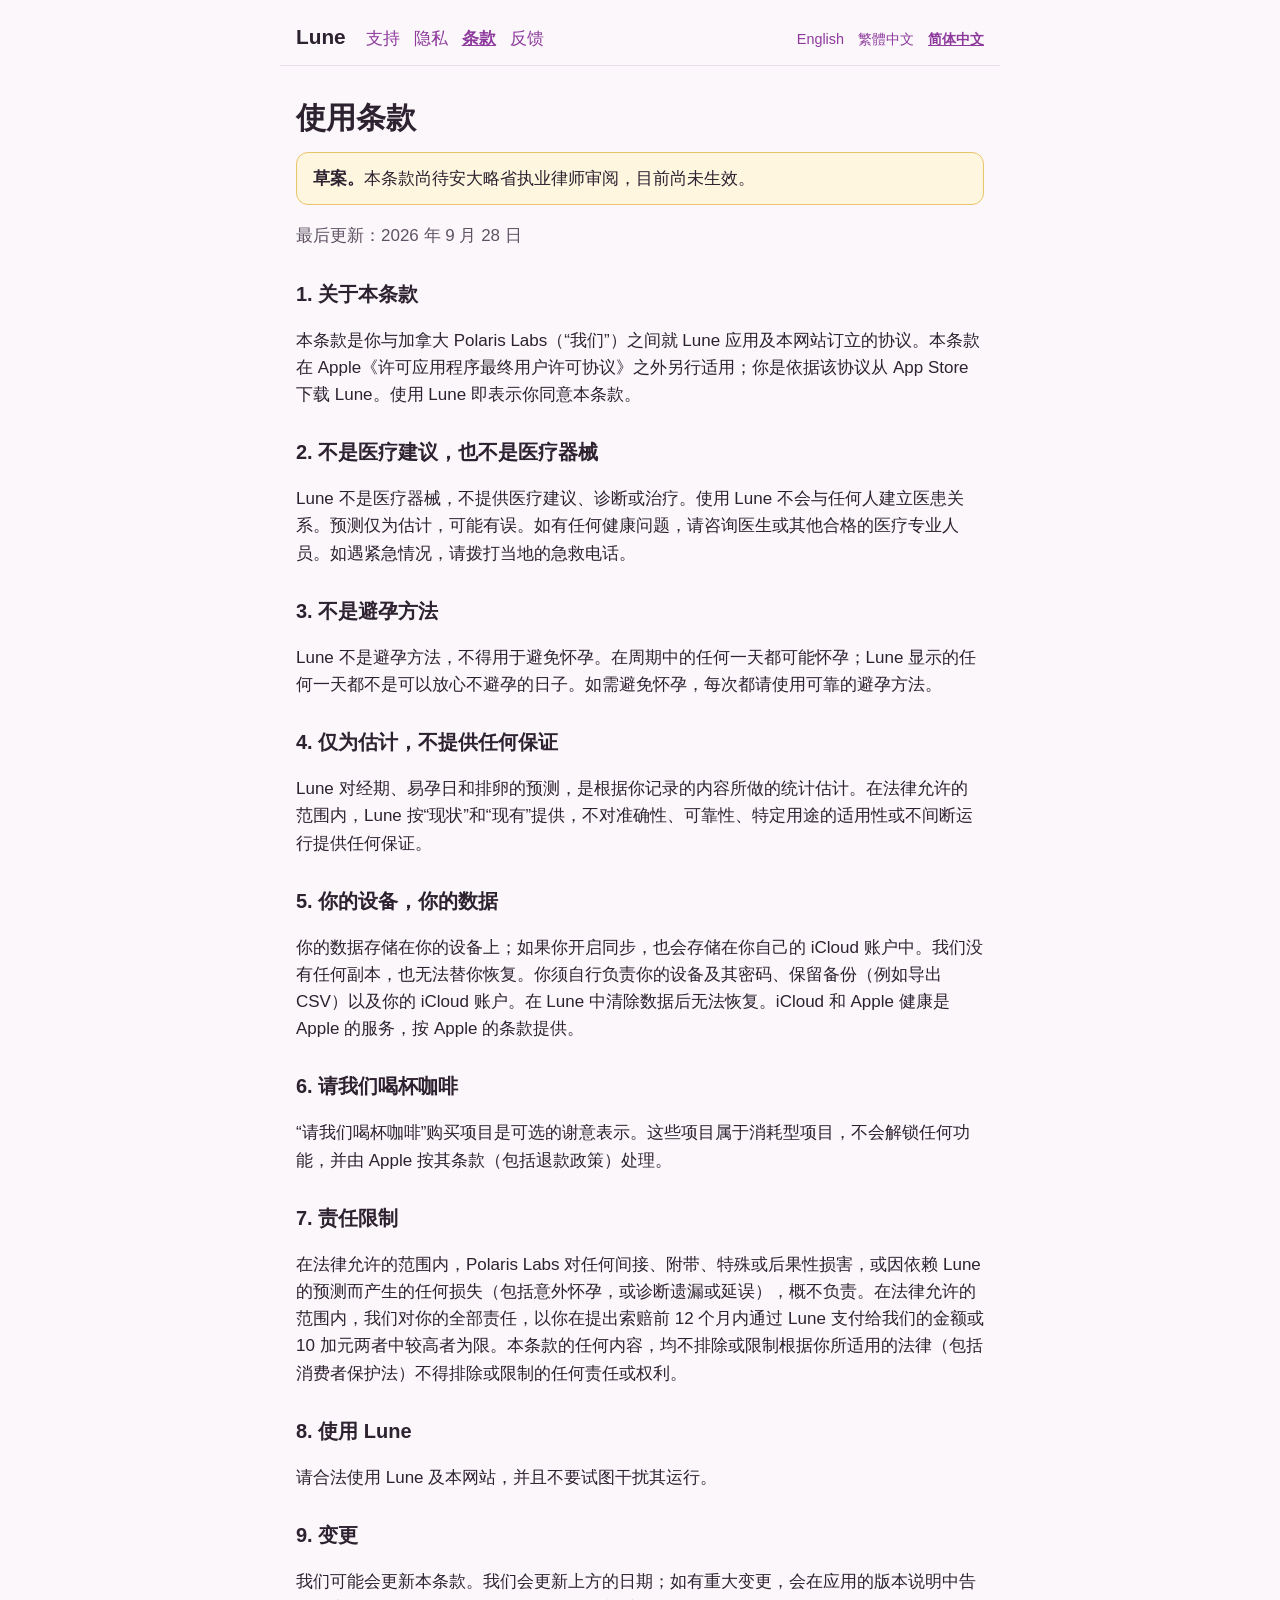
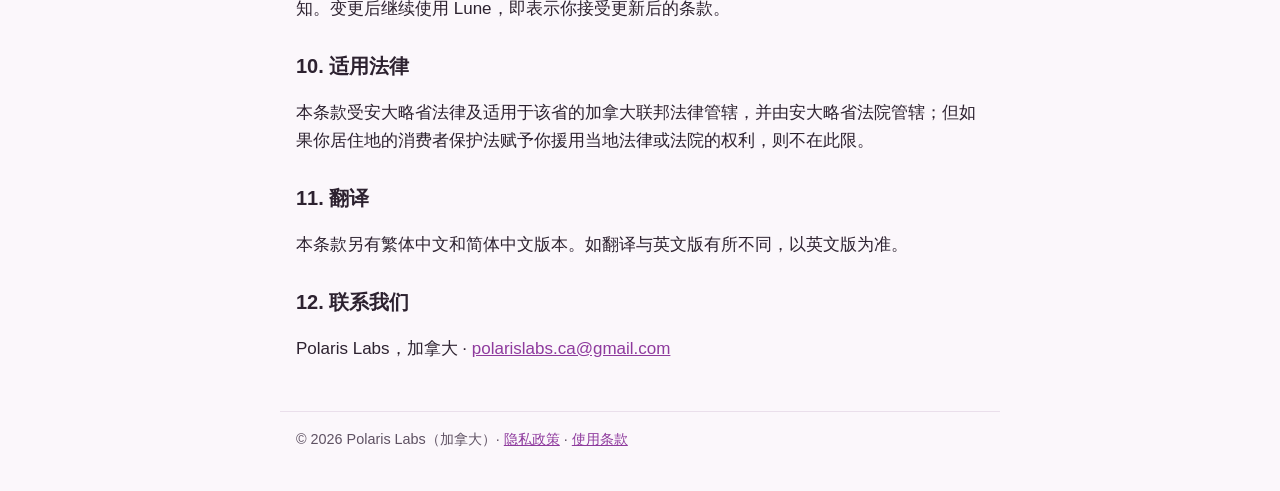
<file: zh-hans/terms/index.html>
<!DOCTYPE html>
<html lang="zh-Hans">
<head>
  <meta charset="utf-8" />
  <meta name="viewport" content="width=device-width, initial-scale=1" />
  <meta http-equiv="Content-Security-Policy" content="default-src 'none'; style-src 'self'; img-src 'self'; base-uri 'none'; form-action 'none'" />
  <meta name="referrer" content="no-referrer" />
  <meta name="description" content="Polaris Labs 推出的私密经期追踪应用“Lune”使用条款。" />
  <title>Lune – 使用条款</title>
  <link rel="stylesheet" href="../../styles.css" />
</head>
<body>
  <header class="site-header">
    <a class="brand" href="../">Lune</a>
    <nav aria-label="主要">
      <a href="../">支持</a>
      <a href="../privacy/">隐私</a>
      <a href="./" aria-current="page">条款</a>
      <a href="../feedback/">反馈</a>
    </nav>
    <nav class="languages" aria-label="语言">
      <a href="../../terms/" lang="en" hreflang="en">English</a>
      <a href="../../zh-hant/terms/" lang="zh-Hant" hreflang="zh-Hant">繁體中文</a>
      <a href="./" lang="zh-Hans" hreflang="zh-Hans" aria-current="true">简体中文</a>
    </nav>
  </header>
  <main>
    <h1>使用条款</h1>
    <p class="draft-notice"><strong>草案。</strong>本条款尚待安大略省执业律师审阅，目前尚未生效。</p>
    <p class="updated">最后更新：2026 年 9 月 28 日</p>

    <h2>1. 关于本条款</h2>
    <p>本条款是你与加拿大 Polaris Labs（“我们”）之间就 Lune 应用及本网站订立的协议。本条款在 Apple《许可应用程序最终用户许可协议》之外另行适用；你是依据该协议从 App Store 下载 Lune。使用 Lune 即表示你同意本条款。</p>

    <h2>2. 不是医疗建议，也不是医疗器械</h2>
    <p>Lune 不是医疗器械，不提供医疗建议、诊断或治疗。使用 Lune 不会与任何人建立医患关系。预测仅为估计，可能有误。如有任何健康问题，请咨询医生或其他合格的医疗专业人员。如遇紧急情况，请拨打当地的急救电话。</p>

    <h2>3. 不是避孕方法</h2>
    <p>Lune 不是避孕方法，不得用于避免怀孕。在周期中的任何一天都可能怀孕；Lune 显示的任何一天都不是可以放心不避孕的日子。如需避免怀孕，每次都请使用可靠的避孕方法。</p>

    <h2>4. 仅为估计，不提供任何保证</h2>
    <p>Lune 对经期、易孕日和排卵的预测，是根据你记录的内容所做的统计估计。在法律允许的范围内，Lune 按“现状”和“现有”提供，不对准确性、可靠性、特定用途的适用性或不间断运行提供任何保证。</p>

    <h2>5. 你的设备，你的数据</h2>
    <p>你的数据存储在你的设备上；如果你开启同步，也会存储在你自己的 iCloud 账户中。我们没有任何副本，也无法替你恢复。你须自行负责你的设备及其密码、保留备份（例如导出 CSV）以及你的 iCloud 账户。在 Lune 中清除数据后无法恢复。iCloud 和 Apple 健康是 Apple 的服务，按 Apple 的条款提供。</p>

    <h2>6. 请我们喝杯咖啡</h2>
    <p>“请我们喝杯咖啡”购买项目是可选的谢意表示。这些项目属于消耗型项目，不会解锁任何功能，并由 Apple 按其条款（包括退款政策）处理。</p>

    <h2>7. 责任限制</h2>
    <p>在法律允许的范围内，Polaris Labs 对任何间接、附带、特殊或后果性损害，或因依赖 Lune 的预测而产生的任何损失（包括意外怀孕，或诊断遗漏或延误），概不负责。在法律允许的范围内，我们对你的全部责任，以你在提出索赔前 12 个月内通过 Lune 支付给我们的金额或 10 加元两者中较高者为限。本条款的任何内容，均不排除或限制根据你所适用的法律（包括消费者保护法）不得排除或限制的任何责任或权利。</p>

    <h2>8. 使用 Lune</h2>
    <p>请合法使用 Lune 及本网站，并且不要试图干扰其运行。</p>

    <h2>9. 变更</h2>
    <p>我们可能会更新本条款。我们会更新上方的日期；如有重大变更，会在应用的版本说明中告知。变更后继续使用 Lune，即表示你接受更新后的条款。</p>

    <h2>10. 适用法律</h2>
    <p>本条款受安大略省法律及适用于该省的加拿大联邦法律管辖，并由安大略省法院管辖；但如果你居住地的消费者保护法赋予你援用当地法律或法院的权利，则不在此限。</p>

    <h2>11. 翻译</h2>
    <p>本条款另有繁体中文和简体中文版本。如翻译与英文版有所不同，以英文版为准。</p>

    <h2>12. 联系我们</h2>
    <p>Polaris Labs，加拿大 · <a href="mailto:polarislabs.ca@gmail.com">polarislabs.ca@gmail.com</a></p>
  </main>
  <footer class="site-footer">© 2026 Polaris Labs（加拿大）· <a href="../privacy/">隐私政策</a> · <a href="./">使用条款</a></footer>
</body>
</html>
</file>
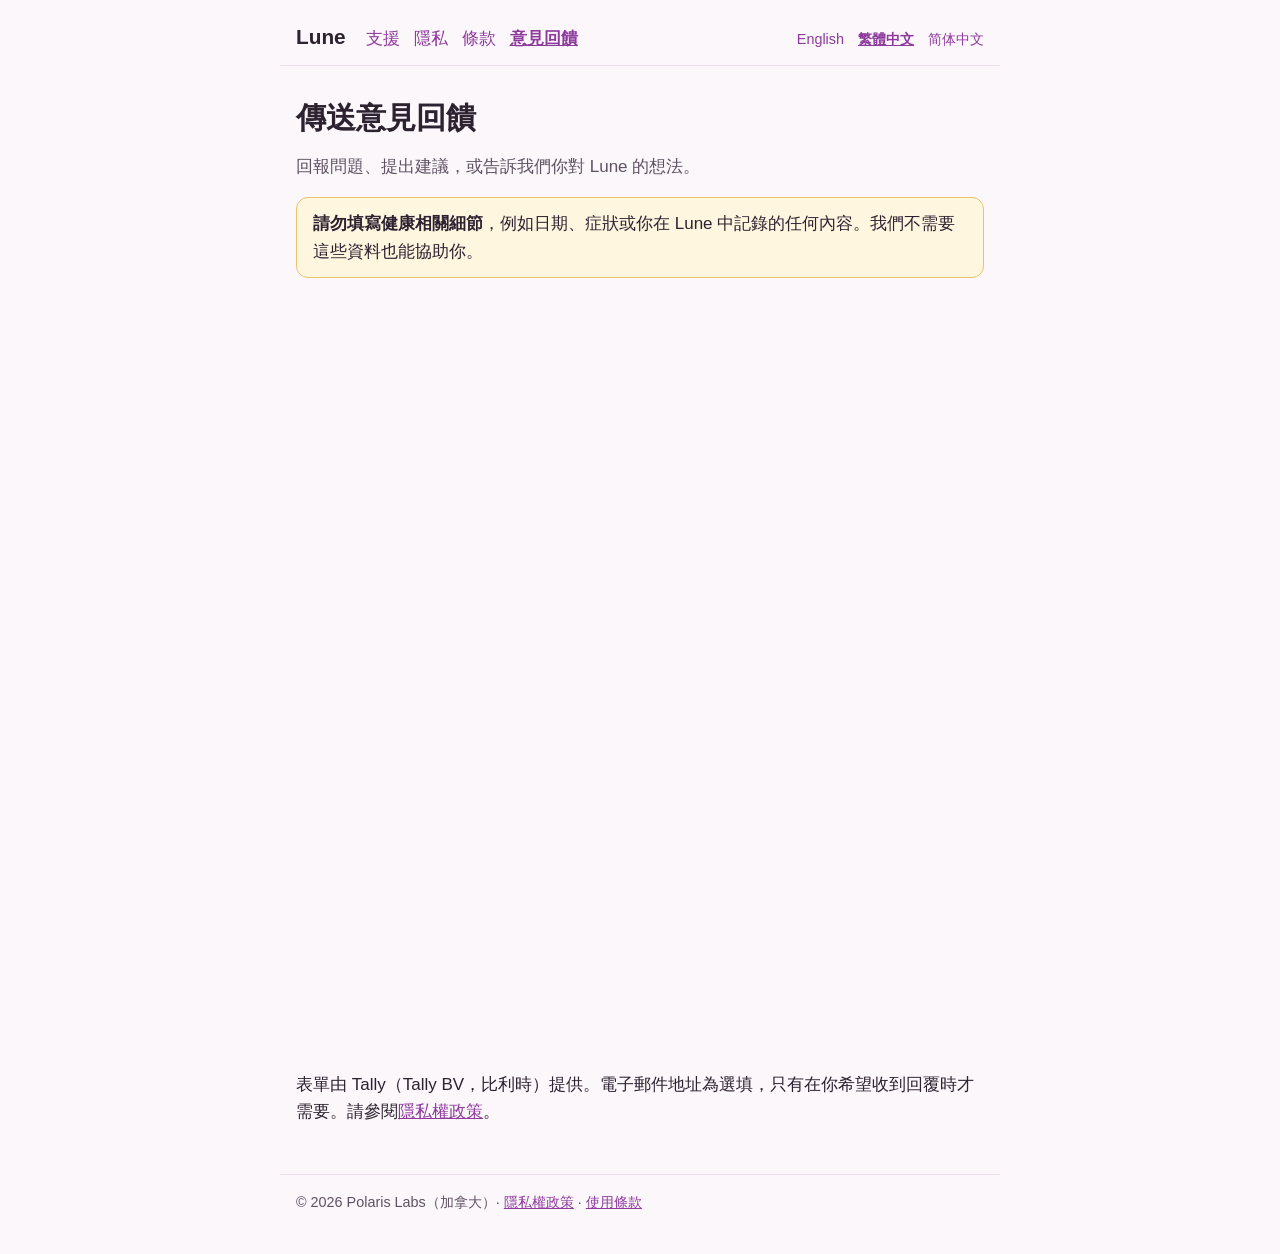
<file: zh-hant/feedback/index.html>
<!DOCTYPE html>
<html lang="zh-Hant">
<head>
  <meta charset="utf-8" />
  <meta name="viewport" content="width=device-width, initial-scale=1" />
  <meta http-equiv="Content-Security-Policy" content="default-src 'none'; style-src 'self' 'unsafe-inline' https://tally.so; img-src 'self' https://tally.so data:; script-src 'self' https://tally.so; frame-src https://tally.so; connect-src https://tally.so; base-uri 'none'; form-action 'none'" />
  <meta name="referrer" content="no-referrer" />
  <meta name="description" content="傳送關於 Lune 的意見回饋。" />
  <title>Lune – 意見回饋</title>
  <link rel="stylesheet" href="../../styles.css" />
</head>
<body>
  <header class="site-header">
    <a class="brand" href="../">Lune</a>
    <nav aria-label="主要">
      <a href="../">支援</a>
      <a href="../privacy/">隱私</a>
      <a href="../terms/">條款</a>
      <a href="./" aria-current="page">意見回饋</a>
    </nav>
    <nav class="languages" aria-label="語言">
      <a href="../../feedback/" lang="en" hreflang="en">English</a>
      <a href="./" lang="zh-Hant" hreflang="zh-Hant" aria-current="true">繁體中文</a>
      <a href="../../zh-hans/feedback/" lang="zh-Hans" hreflang="zh-Hans">简体中文</a>
    </nav>
  </header>
  <main>
    <h1>傳送意見回饋</h1>
    <p class="lead">回報問題、提出建議，或告訴我們你對 Lune 的想法。</p>
    <p class="no-health-details"><strong>請勿填寫健康相關細節</strong>，例如日期、症狀或你在 Lune 中記錄的任何內容。我們不需要這些資料也能協助你。</p>

    <div id="feedback-form" data-title="Lune 意見回饋">
      <p class="form-pending">意見回饋表單尚未開放。請寫信至 <a href="mailto:polarislabs.ca@gmail.com">polarislabs.ca@gmail.com</a>。</p>
    </div>

    <p>表單由 Tally（Tally BV，比利時）提供。電子郵件地址為選填，只有在你希望收到回覆時才需要。請參閱<a href="../privacy/">隱私權政策</a>。</p>
  </main>
  <footer class="site-footer">© 2026 Polaris Labs（加拿大）· <a href="../privacy/">隱私權政策</a> · <a href="../terms/">使用條款</a></footer>
  <script src="../../feedback-form.js"></script>
</body>
</html>
</file>
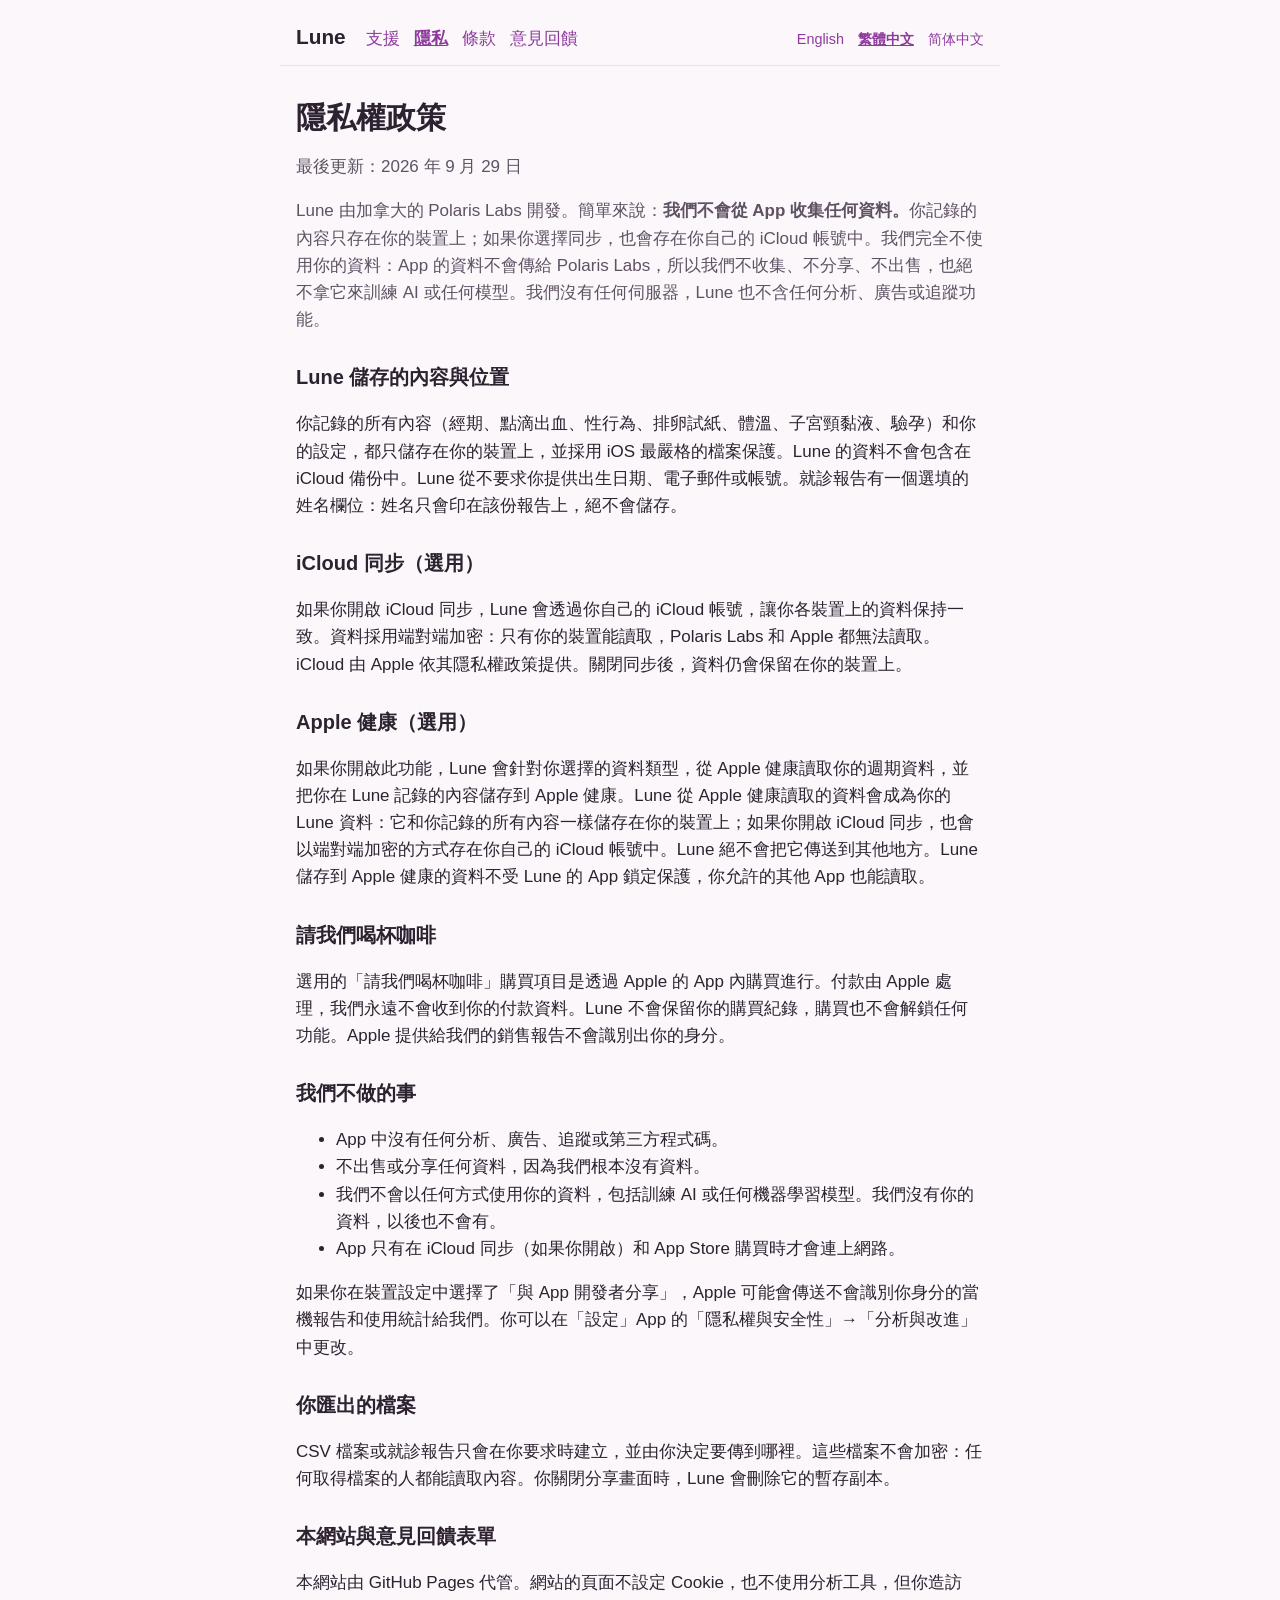
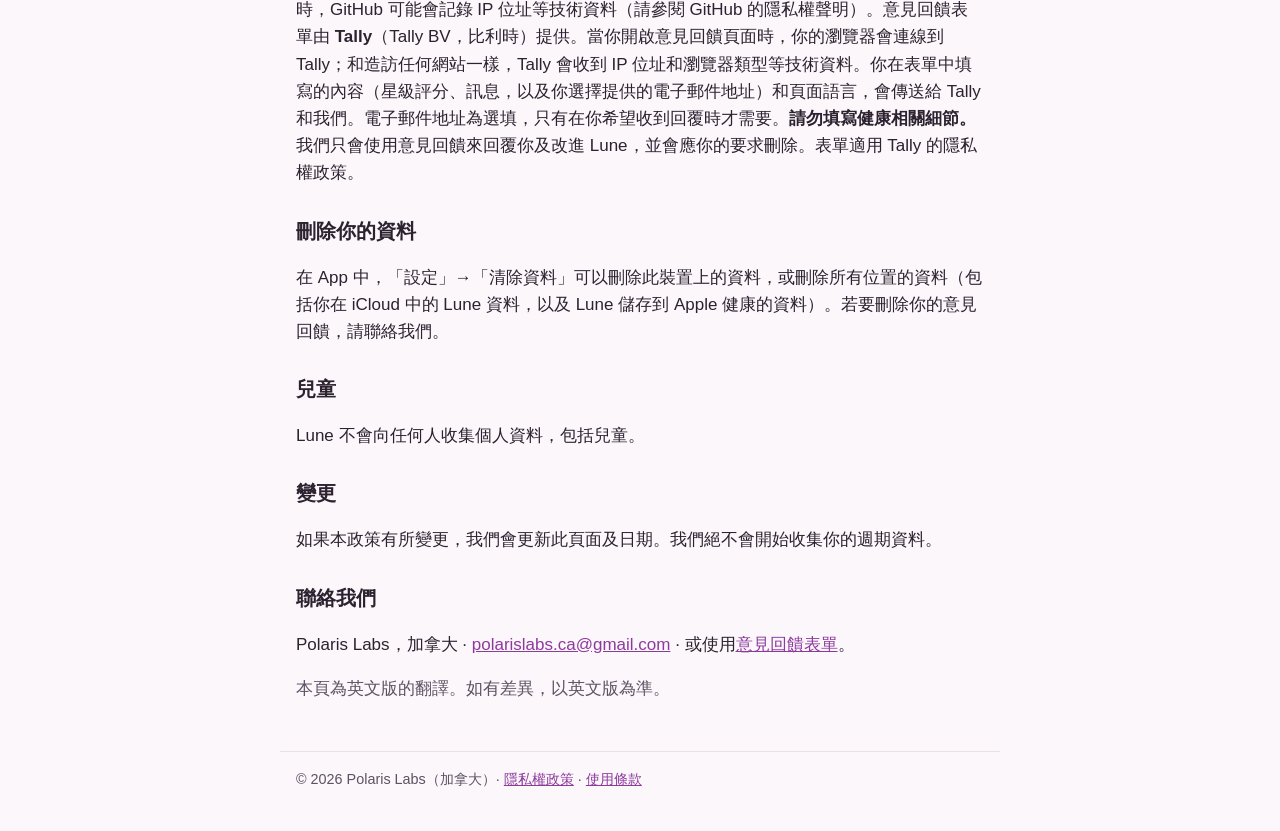
<file: zh-hant/privacy/index.html>
<!DOCTYPE html>
<html lang="zh-Hant">
<head>
  <meta charset="utf-8" />
  <meta name="viewport" content="width=device-width, initial-scale=1" />
  <meta http-equiv="Content-Security-Policy" content="default-src 'none'; style-src 'self'; img-src 'self'; base-uri 'none'; form-action 'none'" />
  <meta name="referrer" content="no-referrer" />
  <meta name="description" content="Lune 隱私權政策：Polaris Labs 不會從 App 收集任何資料。" />
  <title>Lune – 隱私權政策</title>
  <link rel="stylesheet" href="../../styles.css" />
</head>
<body>
  <header class="site-header">
    <a class="brand" href="../">Lune</a>
    <nav aria-label="主要">
      <a href="../">支援</a>
      <a href="./" aria-current="page">隱私</a>
      <a href="../terms/">條款</a>
      <a href="../feedback/">意見回饋</a>
    </nav>
    <nav class="languages" aria-label="語言">
      <a href="../../privacy/" lang="en" hreflang="en">English</a>
      <a href="./" lang="zh-Hant" hreflang="zh-Hant" aria-current="true">繁體中文</a>
      <a href="../../zh-hans/privacy/" lang="zh-Hans" hreflang="zh-Hans">简体中文</a>
    </nav>
  </header>
  <main>
    <h1>隱私權政策</h1>
    <p class="updated">最後更新：2026 年 9 月 29 日</p>
    <p class="lead">Lune 由加拿大的 Polaris Labs 開發。簡單來說：<strong>我們不會從 App 收集任何資料。</strong>你記錄的內容只存在你的裝置上；如果你選擇同步，也會存在你自己的 iCloud 帳號中。我們完全不使用你的資料：App 的資料不會傳給 Polaris Labs，所以我們不收集、不分享、不出售，也絕不拿它來訓練 AI 或任何模型。我們沒有任何伺服器，Lune 也不含任何分析、廣告或追蹤功能。</p>

    <h2>Lune 儲存的內容與位置</h2>
    <p>你記錄的所有內容（經期、點滴出血、性行為、排卵試紙、體溫、子宮頸黏液、驗孕）和你的設定，都只儲存在你的裝置上，並採用 iOS 最嚴格的檔案保護。Lune 的資料不會包含在 iCloud 備份中。Lune 從不要求你提供出生日期、電子郵件或帳號。就診報告有一個選填的姓名欄位：姓名只會印在該份報告上，絕不會儲存。</p>

    <h2>iCloud 同步（選用）</h2>
    <p>如果你開啟 iCloud 同步，Lune 會透過你自己的 iCloud 帳號，讓你各裝置上的資料保持一致。資料採用端對端加密：只有你的裝置能讀取，Polaris Labs 和 Apple 都無法讀取。iCloud 由 Apple 依其隱私權政策提供。關閉同步後，資料仍會保留在你的裝置上。</p>

    <h2>Apple 健康（選用）</h2>
    <p>如果你開啟此功能，Lune 會針對你選擇的資料類型，從 Apple 健康讀取你的週期資料，並把你在 Lune 記錄的內容儲存到 Apple 健康。Lune 從 Apple 健康讀取的資料會成為你的 Lune 資料：它和你記錄的所有內容一樣儲存在你的裝置上；如果你開啟 iCloud 同步，也會以端對端加密的方式存在你自己的 iCloud 帳號中。Lune 絕不會把它傳送到其他地方。Lune 儲存到 Apple 健康的資料不受 Lune 的 App 鎖定保護，你允許的其他 App 也能讀取。</p>

    <h2>請我們喝杯咖啡</h2>
    <p>選用的「請我們喝杯咖啡」購買項目是透過 Apple 的 App 內購買進行。付款由 Apple 處理，我們永遠不會收到你的付款資料。Lune 不會保留你的購買紀錄，購買也不會解鎖任何功能。Apple 提供給我們的銷售報告不會識別出你的身分。</p>

    <h2>我們不做的事</h2>
    <ul>
      <li>App 中沒有任何分析、廣告、追蹤或第三方程式碼。</li>
      <li>不出售或分享任何資料，因為我們根本沒有資料。</li>
      <li>我們不會以任何方式使用你的資料，包括訓練 AI 或任何機器學習模型。我們沒有你的資料，以後也不會有。</li>
      <li>App 只有在 iCloud 同步（如果你開啟）和 App Store 購買時才會連上網路。</li>
    </ul>
    <p>如果你在裝置設定中選擇了「與 App 開發者分享」，Apple 可能會傳送不會識別你身分的當機報告和使用統計給我們。你可以在「設定」App 的「隱私權與安全性」→「分析與改進」中更改。</p>

    <h2>你匯出的檔案</h2>
    <p>CSV 檔案或就診報告只會在你要求時建立，並由你決定要傳到哪裡。這些檔案不會加密：任何取得檔案的人都能讀取內容。你關閉分享畫面時，Lune 會刪除它的暫存副本。</p>

    <h2>本網站與意見回饋表單</h2>
    <p>本網站由 GitHub Pages 代管。網站的頁面不設定 Cookie，也不使用分析工具，但你造訪時，GitHub 可能會記錄 IP 位址等技術資料（請參閱 GitHub 的隱私權聲明）。意見回饋表單由 <strong>Tally</strong>（Tally BV，比利時）提供。當你開啟意見回饋頁面時，你的瀏覽器會連線到 Tally；和造訪任何網站一樣，Tally 會收到 IP 位址和瀏覽器類型等技術資料。你在表單中填寫的內容（星級評分、訊息，以及你選擇提供的電子郵件地址）和頁面語言，會傳送給 Tally 和我們。電子郵件地址為選填，只有在你希望收到回覆時才需要。<strong>請勿填寫健康相關細節。</strong>我們只會使用意見回饋來回覆你及改進 Lune，並會應你的要求刪除。表單適用 Tally 的隱私權政策。</p>

    <h2>刪除你的資料</h2>
    <p>在 App 中，「設定」→「清除資料」可以刪除此裝置上的資料，或刪除所有位置的資料（包括你在 iCloud 中的 Lune 資料，以及 Lune 儲存到 Apple 健康的資料）。若要刪除你的意見回饋，請聯絡我們。</p>

    <h2>兒童</h2>
    <p>Lune 不會向任何人收集個人資料，包括兒童。</p>

    <h2>變更</h2>
    <p>如果本政策有所變更，我們會更新此頁面及日期。我們絕不會開始收集你的週期資料。</p>

    <h2>聯絡我們</h2>
    <p>Polaris Labs，加拿大 · <a href="mailto:polarislabs.ca@gmail.com">polarislabs.ca@gmail.com</a> · 或使用<a href="../feedback/">意見回饋表單</a>。</p>
    <p class="updated">本頁為英文版的翻譯。如有差異，以英文版為準。</p>
  </main>
  <footer class="site-footer">© 2026 Polaris Labs（加拿大）· <a href="./">隱私權政策</a> · <a href="../terms/">使用條款</a></footer>
</body>
</html>
</file>
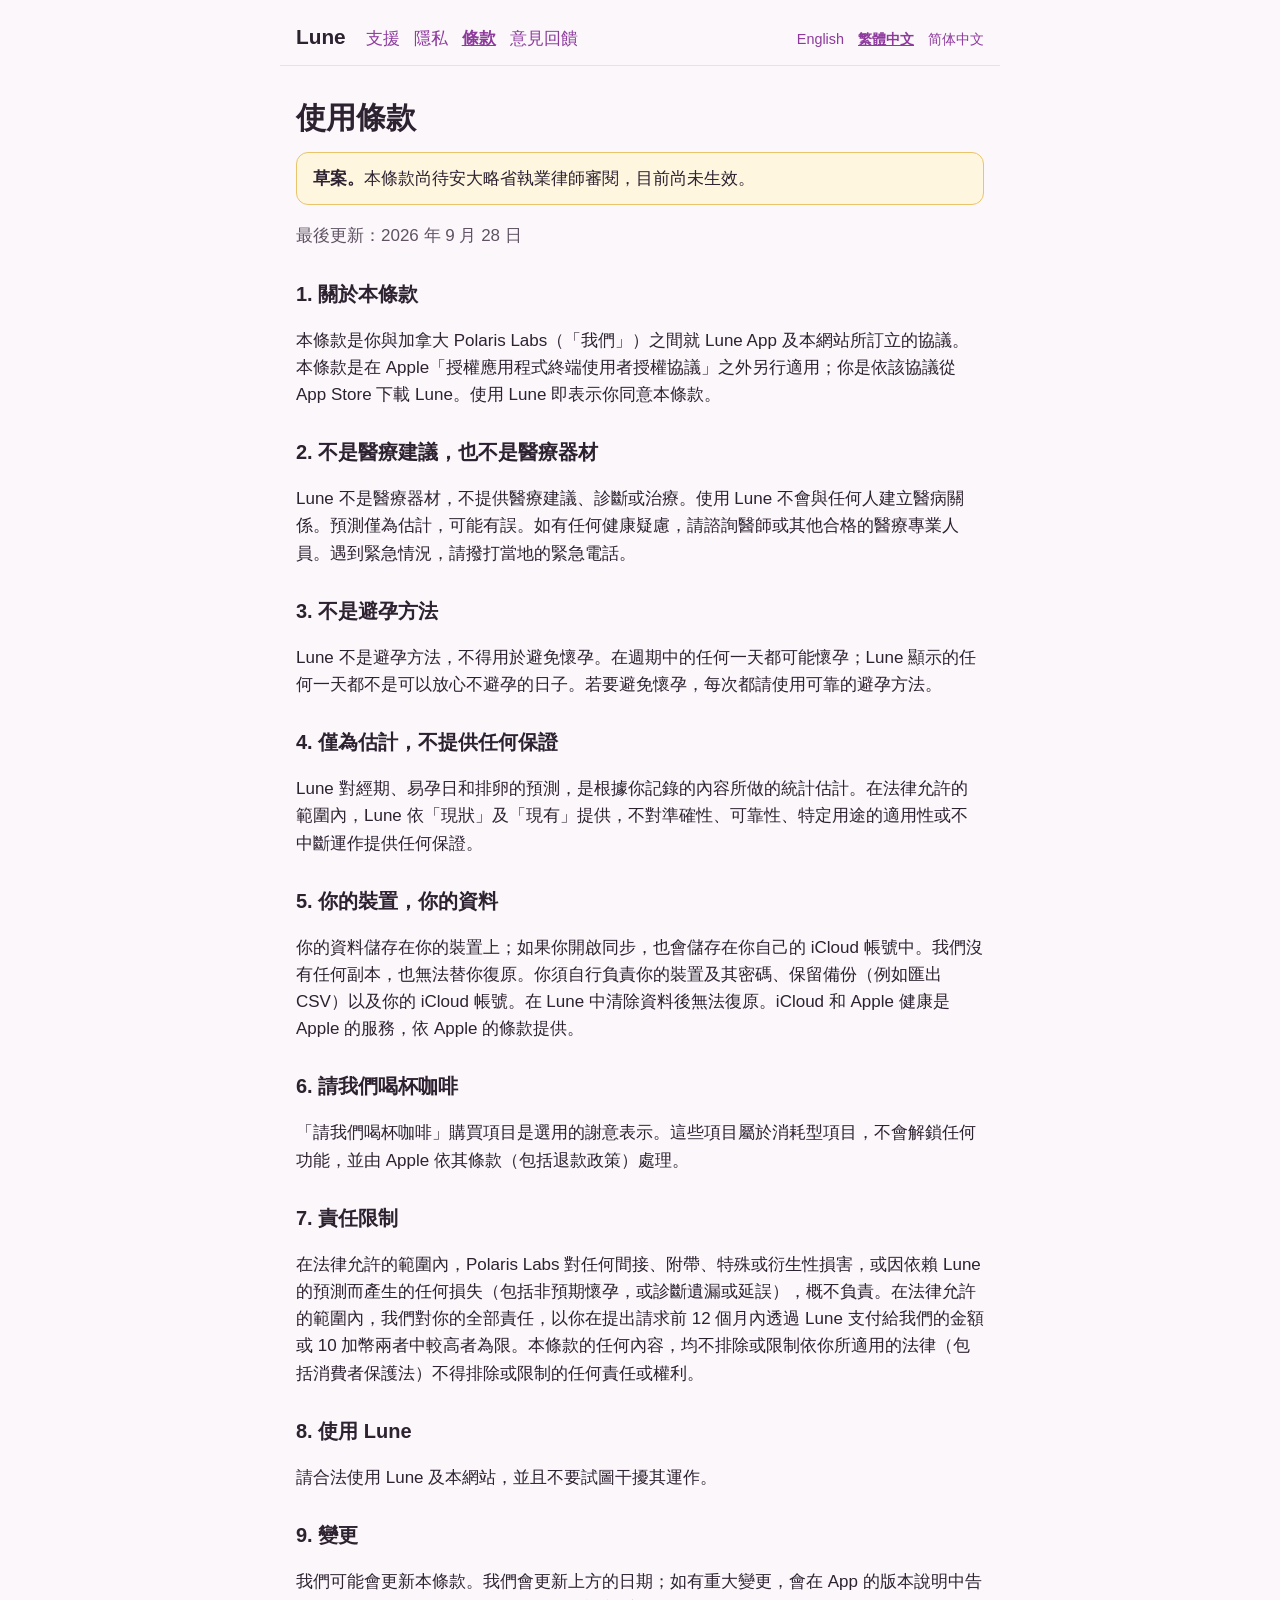
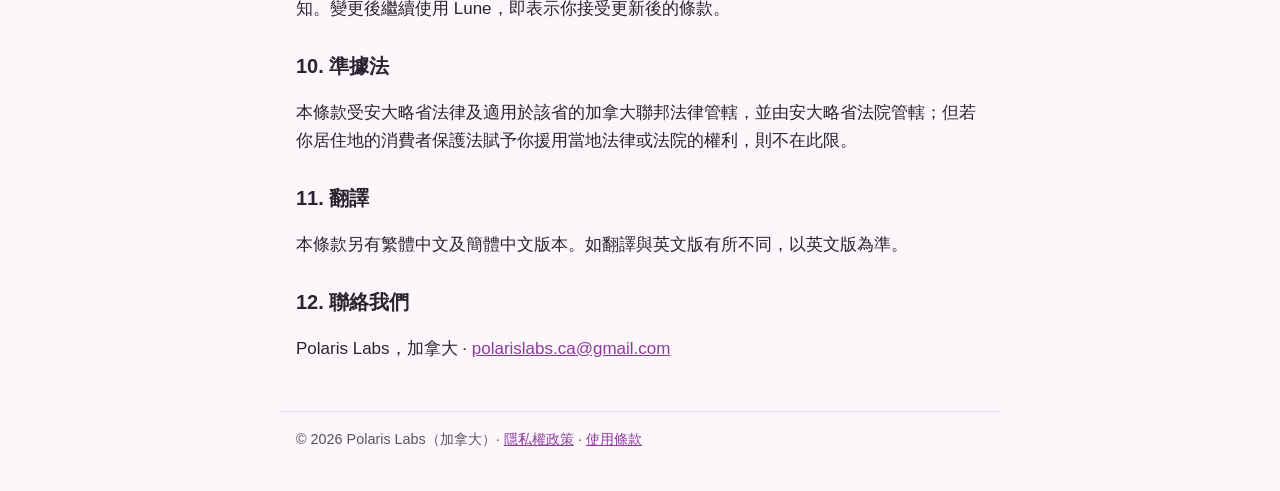
<file: zh-hant/terms/index.html>
<!DOCTYPE html>
<html lang="zh-Hant">
<head>
  <meta charset="utf-8" />
  <meta name="viewport" content="width=device-width, initial-scale=1" />
  <meta http-equiv="Content-Security-Policy" content="default-src 'none'; style-src 'self'; img-src 'self'; base-uri 'none'; form-action 'none'" />
  <meta name="referrer" content="no-referrer" />
  <meta name="description" content="Polaris Labs 推出的私密經期追蹤 App「Lune」使用條款。" />
  <title>Lune – 使用條款</title>
  <link rel="stylesheet" href="../../styles.css" />
</head>
<body>
  <header class="site-header">
    <a class="brand" href="../">Lune</a>
    <nav aria-label="主要">
      <a href="../">支援</a>
      <a href="../privacy/">隱私</a>
      <a href="./" aria-current="page">條款</a>
      <a href="../feedback/">意見回饋</a>
    </nav>
    <nav class="languages" aria-label="語言">
      <a href="../../terms/" lang="en" hreflang="en">English</a>
      <a href="./" lang="zh-Hant" hreflang="zh-Hant" aria-current="true">繁體中文</a>
      <a href="../../zh-hans/terms/" lang="zh-Hans" hreflang="zh-Hans">简体中文</a>
    </nav>
  </header>
  <main>
    <h1>使用條款</h1>
    <p class="draft-notice"><strong>草案。</strong>本條款尚待安大略省執業律師審閱，目前尚未生效。</p>
    <p class="updated">最後更新：2026 年 9 月 28 日</p>

    <h2>1. 關於本條款</h2>
    <p>本條款是你與加拿大 Polaris Labs（「我們」）之間就 Lune App 及本網站所訂立的協議。本條款是在 Apple「授權應用程式終端使用者授權協議」之外另行適用；你是依該協議從 App Store 下載 Lune。使用 Lune 即表示你同意本條款。</p>

    <h2>2. 不是醫療建議，也不是醫療器材</h2>
    <p>Lune 不是醫療器材，不提供醫療建議、診斷或治療。使用 Lune 不會與任何人建立醫病關係。預測僅為估計，可能有誤。如有任何健康疑慮，請諮詢醫師或其他合格的醫療專業人員。遇到緊急情況，請撥打當地的緊急電話。</p>

    <h2>3. 不是避孕方法</h2>
    <p>Lune 不是避孕方法，不得用於避免懷孕。在週期中的任何一天都可能懷孕；Lune 顯示的任何一天都不是可以放心不避孕的日子。若要避免懷孕，每次都請使用可靠的避孕方法。</p>

    <h2>4. 僅為估計，不提供任何保證</h2>
    <p>Lune 對經期、易孕日和排卵的預測，是根據你記錄的內容所做的統計估計。在法律允許的範圍內，Lune 依「現狀」及「現有」提供，不對準確性、可靠性、特定用途的適用性或不中斷運作提供任何保證。</p>

    <h2>5. 你的裝置，你的資料</h2>
    <p>你的資料儲存在你的裝置上；如果你開啟同步，也會儲存在你自己的 iCloud 帳號中。我們沒有任何副本，也無法替你復原。你須自行負責你的裝置及其密碼、保留備份（例如匯出 CSV）以及你的 iCloud 帳號。在 Lune 中清除資料後無法復原。iCloud 和 Apple 健康是 Apple 的服務，依 Apple 的條款提供。</p>

    <h2>6. 請我們喝杯咖啡</h2>
    <p>「請我們喝杯咖啡」購買項目是選用的謝意表示。這些項目屬於消耗型項目，不會解鎖任何功能，並由 Apple 依其條款（包括退款政策）處理。</p>

    <h2>7. 責任限制</h2>
    <p>在法律允許的範圍內，Polaris Labs 對任何間接、附帶、特殊或衍生性損害，或因依賴 Lune 的預測而產生的任何損失（包括非預期懷孕，或診斷遺漏或延誤），概不負責。在法律允許的範圍內，我們對你的全部責任，以你在提出請求前 12 個月內透過 Lune 支付給我們的金額或 10 加幣兩者中較高者為限。本條款的任何內容，均不排除或限制依你所適用的法律（包括消費者保護法）不得排除或限制的任何責任或權利。</p>

    <h2>8. 使用 Lune</h2>
    <p>請合法使用 Lune 及本網站，並且不要試圖干擾其運作。</p>

    <h2>9. 變更</h2>
    <p>我們可能會更新本條款。我們會更新上方的日期；如有重大變更，會在 App 的版本說明中告知。變更後繼續使用 Lune，即表示你接受更新後的條款。</p>

    <h2>10. 準據法</h2>
    <p>本條款受安大略省法律及適用於該省的加拿大聯邦法律管轄，並由安大略省法院管轄；但若你居住地的消費者保護法賦予你援用當地法律或法院的權利，則不在此限。</p>

    <h2>11. 翻譯</h2>
    <p>本條款另有繁體中文及簡體中文版本。如翻譯與英文版有所不同，以英文版為準。</p>

    <h2>12. 聯絡我們</h2>
    <p>Polaris Labs，加拿大 · <a href="mailto:polarislabs.ca@gmail.com">polarislabs.ca@gmail.com</a></p>
  </main>
  <footer class="site-footer">© 2026 Polaris Labs（加拿大）· <a href="../privacy/">隱私權政策</a> · <a href="./">使用條款</a></footer>
</body>
</html>
</file>
<file: styles.css>
/* Lune support site. System fonts only: no web fonts, no external requests. */
:root {
  --surface: #fbf7fb;
  --raised: #ffffff;
  --text: #2d2230;
  --text-secondary: #5f5263;
  --accent: #8e3a9d;
  --border: #eadfeb;
  --notice: #fff6e0;
  --notice-border: #e9c46a;
  color-scheme: light dark;
}

@media (prefers-color-scheme: dark) {
  :root {
    --surface: #17121a;
    --raised: #221b26;
    --text: #f3ecf5;
    --text-secondary: #bfb2c4;
    --accent: #d596e2;
    --border: #3a2f3f;
    --notice: #3a3020;
    --notice-border: #a8883a;
  }
}

* { box-sizing: border-box; }

body {
  margin: 0;
  background: var(--surface);
  color: var(--text);
  font: 17px/1.6 -apple-system, BlinkMacSystemFont, "Segoe UI", "PingFang TC", "PingFang SC",
    "Hiragino Sans", "Noto Sans CJK TC", "Noto Sans CJK SC", "Microsoft JhengHei", "Microsoft YaHei", sans-serif;
  -webkit-text-size-adjust: 100%;
}

a { color: var(--accent); }

.site-header, main, .site-footer {
  max-width: 720px;
  margin: 0 auto;
  padding: 0 16px;
}

.site-header {
  display: flex;
  flex-wrap: wrap;
  align-items: baseline;
  gap: 8px 20px;
  padding-top: 20px;
  padding-bottom: 12px;
  border-bottom: 1px solid var(--border);
}

.brand {
  font-weight: 700;
  font-size: 1.3rem;
  color: var(--text);
  text-decoration: none;
}

.site-header nav { display: flex; flex-wrap: wrap; gap: 4px 14px; }
.site-header nav a { text-decoration: none; }
.site-header nav a[aria-current] { font-weight: 600; text-decoration: underline; }
.languages { margin-left: auto; font-size: 0.9rem; }

main { padding-top: 8px; padding-bottom: 32px; }
h1 { font-size: 1.9rem; line-height: 1.25; margin: 24px 0 8px; }
h2 { font-size: 1.25rem; margin: 28px 0 8px; }
.updated, .lead { color: var(--text-secondary); }

.card {
  background: var(--raised);
  border: 1px solid var(--border);
  border-radius: 14px;
  padding: 4px 18px;
  margin: 16px 0;
}

.draft-notice, .no-health-details, .form-pending {
  background: var(--notice);
  border: 1px solid var(--notice-border);
  border-radius: 12px;
  padding: 12px 16px;
  margin: 16px 0;
}

details { margin: 10px 0; }
summary { cursor: pointer; font-weight: 600; }

#feedback-form iframe { display: block; width: 100%; border: 0; min-height: 520px; }

.site-footer {
  padding-top: 16px;
  padding-bottom: 40px;
  border-top: 1px solid var(--border);
  color: var(--text-secondary);
  font-size: 0.9rem;
}
</file>
